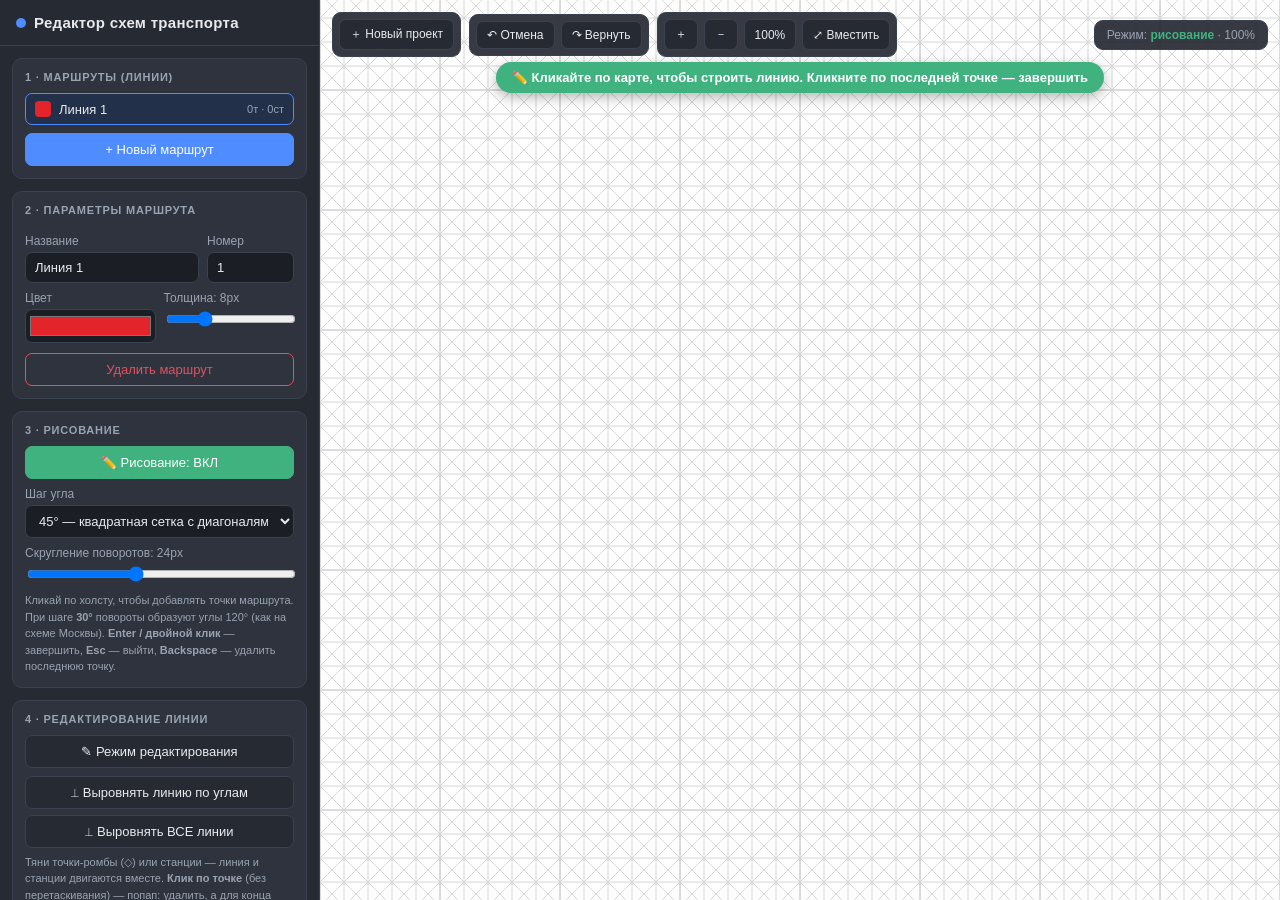
<file: publish/index.html>
<!DOCTYPE html>
<html lang="ru">
<head>
<meta charset="UTF-8">
<meta name="viewport" content="width=device-width, initial-scale=1.0">
<title>Редактор схем транспорта</title>
<style>
  :root{
    --bg:#1e2128; --panel:#262a33; --panel2:#2e333d; --line:#3a4150;
    --txt:#e8eaed; --muted:#9aa3b2; --accent:#4f8cff; --accent2:#3a6fd8;
    --danger:#e05260; --ok:#3fb27f; --grid:#eef1f5; --canvasbg:#ffffff;
  }
  *{box-sizing:border-box}
  html,body{margin:0;height:100%;font-family:-apple-system,Segoe UI,Roboto,Arial,sans-serif;
    background:var(--bg);color:var(--txt);overflow:hidden}
  #app{display:flex;height:100vh;width:100vw}

  /* Sidebar */
  #sidebar{width:320px;min-width:320px;background:var(--panel);border-right:1px solid var(--line);
    display:flex;flex-direction:column;height:100%}
  #sidebar h1{font-size:15px;margin:0;padding:14px 16px;border-bottom:1px solid var(--line);
    letter-spacing:.3px;display:flex;align-items:center;gap:8px}
  #sidebar h1 .dot{width:10px;height:10px;border-radius:50%;background:var(--accent)}
  .scroll{overflow-y:auto;flex:1;padding:12px}
  .section{background:var(--panel2);border:1px solid var(--line);border-radius:10px;
    padding:12px;margin-bottom:12px}
  .section h2{font-size:11px;text-transform:uppercase;letter-spacing:.8px;color:var(--muted);
    margin:0 0 10px}
  label{display:block;font-size:12px;color:var(--muted);margin:8px 0 4px}
  input[type=text],input[type=number],select{width:100%;background:#1b1e25;border:1px solid var(--line);
    color:var(--txt);padding:7px 9px;border-radius:7px;font-size:13px;outline:none}
  input:focus,select:focus{border-color:var(--accent)}
  input[type=color]{width:100%;height:34px;background:#1b1e25;border:1px solid var(--line);
    border-radius:7px;padding:2px;cursor:pointer}
  input[type=range]{width:100%}
  .row{display:flex;gap:8px}
  .row>*{flex:1}
  button{font-family:inherit;font-size:13px;border:none;border-radius:7px;padding:8px 10px;
    cursor:pointer;background:var(--panel);color:var(--txt);border:1px solid var(--line);
    transition:.12s;width:100%}
  button:hover{background:#333a46}
  button.primary{background:var(--accent);border-color:var(--accent);color:#fff}
  button.primary:hover{background:var(--accent2)}
  button.danger{background:transparent;border-color:var(--danger);color:var(--danger)}
  button.danger:hover{background:var(--danger);color:#fff}
  button.active{background:var(--ok);border-color:var(--ok);color:#fff}
  .btn-row{display:flex;gap:8px;margin-top:8px}

  /* Route list */
  #routeList{display:flex;flex-direction:column;gap:6px;margin-bottom:8px;max-height:170px;overflow:auto}
  .route-item{display:flex;align-items:center;gap:8px;padding:7px 9px;border-radius:7px;
    background:#1b1e25;border:1px solid var(--line);cursor:pointer;font-size:13px}
  .route-item.sel{border-color:var(--accent);background:#23304a}
  .route-item .swatch{width:16px;height:16px;border-radius:4px;flex-shrink:0}
  .route-item .nm{flex:1;overflow:hidden;text-overflow:ellipsis;white-space:nowrap}
  .route-item .cnt{font-size:11px;color:var(--muted)}

  /* direction grid */
  .dirgrid{display:grid;grid-template-columns:repeat(3,1fr);gap:4px;margin-top:4px}
  .dirgrid button{padding:0;height:30px;font-size:14px;line-height:1}
  .dirgrid button.sel{background:var(--accent);border-color:var(--accent);color:#fff}

  .seg{display:flex;gap:4px;margin-top:4px}
  .seg button{flex:1;font-size:11px;padding:7px 4px}
  .seg button.sel{background:var(--accent);border-color:var(--accent);color:#fff}

  .hint{font-size:11px;color:var(--muted);line-height:1.5;margin-top:6px}
  .badge{display:inline-block;font-size:10px;background:#1b1e25;border:1px solid var(--line);
    border-radius:5px;padding:1px 6px;color:var(--muted)}

  /* Canvas area */
  #canvasWrap{flex:1;position:relative;background:var(--bg);overflow:hidden}
  #svg{position:absolute;top:0;left:0;width:100%;height:100%;cursor:crosshair;background:transparent}
  #topbar{position:absolute;top:12px;left:12px;right:12px;display:flex;gap:8px;align-items:center;
    z-index:5;pointer-events:none}
  #topbar .grp{display:flex;gap:6px;background:rgba(38,42,51,.92);border:1px solid var(--line);
    border-radius:9px;padding:6px;pointer-events:auto;backdrop-filter:blur(6px)}
  #topbar button{width:auto;padding:6px 10px;font-size:12px}
  #status{margin-left:auto;background:rgba(38,42,51,.92);border:1px solid var(--line);
    border-radius:9px;padding:7px 12px;font-size:12px;color:var(--muted);pointer-events:auto}
  #modeTag{color:var(--ok);font-weight:600}
  #banner{position:absolute;top:62px;left:50%;transform:translateX(-50%);z-index:5;
    background:var(--ok);color:#fff;padding:8px 16px;border-radius:20px;font-size:13px;
    font-weight:600;box-shadow:0 4px 14px rgba(0,0,0,.3);display:none;white-space:nowrap}
  #banner.show{display:block}
  #banner.draw{background:var(--ok)}
  #banner.station{background:var(--accent)}
  #banner.edit{background:#b06fd8}
  #finishPopup{position:absolute;z-index:8;display:none;gap:6px;background:rgba(20,22,28,.98);
    border:1px solid var(--line);border-radius:10px;padding:6px;box-shadow:0 6px 20px rgba(0,0,0,.45);
    transform:translate(-50%,-130%)}
  #finishPopup.show{display:flex}
  #finishPopup button{width:auto;padding:7px 14px;font-size:12px}
  #editPopup{position:absolute;z-index:8;display:none;gap:6px;background:rgba(20,22,28,.98);
    border:1px solid var(--line);border-radius:10px;padding:6px;box-shadow:0 6px 20px rgba(0,0,0,.45);
    transform:translate(-50%,-130%)}
  #editPopup.show{display:flex}
  #editPopup button{width:auto;padding:7px 12px;font-size:12px}

  /* log panel */
  #logPanel{position:absolute;bottom:12px;left:12px;width:420px;max-width:46vw;background:rgba(20,22,28,.96);
    border:1px solid var(--line);border-radius:10px;z-index:6;display:none;flex-direction:column}
  #logPanel.open{display:flex}
  #logPanel header{display:flex;align-items:center;gap:8px;padding:8px 10px;border-bottom:1px solid var(--line)}
  #logPanel header b{font-size:12px;flex:1}
  #logPanel header button{width:auto;padding:4px 8px;font-size:11px}
  #logBody{max-height:200px;overflow:auto;padding:8px 10px;font-family:ui-monospace,Menlo,monospace;
    font-size:11px;line-height:1.5;color:#b9c2d0}
  .logline{white-space:pre-wrap;word-break:break-word}
  .logline.err{color:var(--danger)}
  .logline.warn{color:#e0b34f}

  /* modal */
  #overlay{position:absolute;inset:0;background:rgba(0,0,0,.5);z-index:20;display:none;
    align-items:center;justify-content:center}
  #overlay.open{display:flex}
  .modal{background:var(--panel);border:1px solid var(--line);border-radius:12px;width:520px;
    max-width:90vw;max-height:80vh;display:flex;flex-direction:column}
  .modal h3{margin:0;padding:14px 16px;border-bottom:1px solid var(--line);font-size:14px}
  .modal .body{padding:16px;overflow:auto}
  .modal textarea{width:100%;height:200px;background:#1b1e25;border:1px solid var(--line);color:var(--txt);
    border-radius:8px;padding:10px;font-family:ui-monospace,monospace;font-size:11px;resize:vertical}
  .modal .foot{padding:12px 16px;border-top:1px solid var(--line);display:flex;gap:8px;justify-content:flex-end}
  .modal .foot button{width:auto;padding:8px 16px}
  .toast{position:absolute;bottom:20px;left:50%;transform:translateX(-50%);background:var(--ok);
    color:#fff;padding:10px 18px;border-radius:8px;z-index:30;font-size:13px;opacity:0;
    transition:.25s;pointer-events:none}
  .toast.show{opacity:1}
  .toast.err{background:var(--danger)}
  #projOverlay,#newOverlay{position:absolute;inset:0;background:rgba(0,0,0,.5);z-index:21;display:none;
    align-items:center;justify-content:center}
  #projOverlay.open,#newOverlay.open{display:flex}
  #projList{display:flex;flex-direction:column;gap:8px}
  .projitem{display:flex;align-items:center;gap:10px;padding:10px 12px;border-radius:8px;
    background:#1b1e25;border:1px solid var(--line)}
  .projitem .pinfo{flex:1;min-width:0}
  .projitem .pname{font-size:13px;font-weight:600;overflow:hidden;text-overflow:ellipsis;white-space:nowrap}
  .projitem .pmeta{font-size:11px;color:var(--muted);margin-top:2px}
  .projitem button{width:auto;padding:6px 12px;font-size:12px}
  .projempty{font-size:12px;color:var(--muted);text-align:center;padding:16px}
  ::-webkit-scrollbar{width:9px;height:9px}
  ::-webkit-scrollbar-thumb{background:#3a4150;border-radius:5px}
</style>
</head>
<body>
<div id="app">
  <!-- SIDEBAR -->
  <aside id="sidebar">
    <h1><span class="dot"></span>Редактор схем транспорта</h1>
    <div class="scroll">

      <!-- 1. Routes -->
      <div class="section">
        <h2>1 · Маршруты (линии)</h2>
        <div id="routeList"></div>
        <button class="primary" id="btnAddRoute">+ Новый маршрут</button>
      </div>

      <!-- 2. Route options -->
      <div class="section" id="routeOpts">
        <h2>2 · Параметры маршрута</h2>
        <div class="row">
          <div style="flex:2">
            <label>Название</label>
            <input type="text" id="routeName" placeholder="Линия 1">
          </div>
          <div style="flex:1">
            <label>Номер</label>
            <input type="text" id="routeNum" maxlength="3" placeholder="1">
          </div>
        </div>
        <div class="row">
          <div>
            <label>Цвет</label>
            <input type="color" id="routeColor" value="#e3242b">
          </div>
          <div>
            <label>Толщина: <span id="widthVal">8</span>px</label>
            <input type="range" id="routeWidth" min="2" max="24" value="8">
          </div>
        </div>
        <button class="danger" id="btnDelRoute" style="margin-top:10px">Удалить маршрут</button>
      </div>

      <!-- 3. Draw -->
      <div class="section">
        <h2>3 · Рисование</h2>
        <button id="btnDraw">✏️ Режим рисования</button>
        <label>Шаг угла</label>
        <select id="angleStep">
          <option value="45">45° — квадратная сетка с диагоналями</option>
          <option value="30">60° — треугольная сетка (углы 120°, без вертикали)</option>
          <option value="90">90° — только горизонтали/вертикали</option>
          <option value="0">Свободно (без сетки)</option>
        </select>
        <label>Скругление поворотов: <span id="cornerVal">24</span>px</label>
        <input type="range" id="cornerRadius" min="0" max="60" value="24">
        <div class="hint">Кликай по холсту, чтобы добавлять точки маршрута.
          При шаге <b>30°</b> повороты образуют углы 120° (как на схеме Москвы).
          <b>Enter / двойной клик</b> — завершить, <b>Esc</b> — выйти,
          <b>Backspace</b> — удалить последнюю точку.</div>
      </div>

      <!-- 4. Edit -->
      <div class="section">
        <h2>4 · Редактирование линии</h2>
        <button id="btnEdit">✎ Режим редактирования</button>
        <button id="btnAlign" style="margin-top:8px">⟂ Выровнять линию по углам</button>
        <button id="btnAlignAll" style="margin-top:6px">⟂ Выровнять ВСЕ линии</button>
        <div class="hint">Тяни точки-ромбы (◇) или станции — линия и станции двигаются вместе.
          <b>Клик по точке</b> (без перетаскивания) — попап: удалить, а для конца линии — «Продлить».
          <b>Клик по линии</b> — добавить точку. <b>Клик по другой линии</b> — выбрать её.
          Перетаскивание пересадки (◆) изгибает все её линии.<br>
          После перетаскивания нажми <b>«Выровнять линию по углам»</b> — линия перестроится по выбранному шагу угла и сетке.</div>
      </div>

      <!-- 5. Stations -->
      <div class="section">
        <h2>5 · Станции</h2>
        <button id="btnStation">🚉 Режим станций</button>
        <label>Тип станции</label>
        <div class="seg" id="stationType">
          <button data-t="dot" class="sel">Точка</button>
          <button data-t="interchange">Пересадка</button>
          <button data-t="mega">Мега</button>
        </div>
        <div class="seg" id="stationType2" style="margin-top:4px">
          <button data-t="tick">Тире</button>
          <button data-t="limited">Огранич.</button>
          <button data-t="terminus">Конечная</button>
        </div>
        <label>Подпись станции</label>
        <input type="text" id="stationLabel" placeholder="Название станции">
        <label>Направление подписи</label>
        <div class="dirgrid" id="dirGrid">
          <button data-d="nw">↖</button><button data-d="n">↑</button><button data-d="ne">↗</button>
          <button data-d="w">←</button><button data-d="c">•</button><button data-d="e" class="sel">→</button>
          <button data-d="sw">↙</button><button data-d="s">↓</button><button data-d="se">↘</button>
        </div>
        <div class="row" style="margin-top:8px">
          <div>
            <label>Шрифт, px</label>
            <input type="number" id="fontSize" value="14" min="8" max="48">
          </div>
          <div>
            <label>Жирн.</label>
            <select id="fontWeight"><option value="600">Да</option><option value="400">Нет</option></select>
          </div>
        </div>
        <div class="hint">Кликни <b>по линии</b> — станция привяжется к ней (по пустому месту — холст двигается).
          <b>Пересадка</b> ставится на пересечение и привязывается ко всем линиям сразу.
          Клик по станции — удалить.</div>
      </div>

      <!-- 6. Save / Load -->
      <div class="section">
        <h2>6 · Сохранение и экспорт</h2>
        <div class="btn-row">
          <button id="btnSaveJson">💾 Код карты</button>
          <button id="btnLoadJson">📂 Загрузить</button>
        </div>
        <div class="btn-row">
          <button id="btnExportSvg">⬇ SVG</button>
          <button id="btnExportPng">⬇ PNG</button>
        </div>
        <div class="btn-row">
          <button id="btnSample">🗺 Пример</button>
          <button id="btnClear" class="danger">Очистить</button>
        </div>
        <div class="btn-row">
          <button id="btnShare">🔗 Поделиться ссылкой</button>
        </div>
        <div class="btn-row">
          <button id="btnReport">🐞 Сообщить о проблеме</button>
        </div>
      </div>

      <!-- 7. Projects -->
      <div class="section">
        <h2>7 · Проекты</h2>
        <label>Название проекта</label>
        <input type="text" id="projName" placeholder="Моя схема">
        <div class="btn-row">
          <button id="btnSaveProject" class="primary">💾 Сохранить проект</button>
          <button id="btnOpenProjects">📂 Мои проекты</button>
        </div>
        <div class="btn-row">
          <button id="btnDownloadFile">⬇ Файл .json</button>
          <button id="btnOpenFile">⬆ Открыть .json</button>
        </div>
        <div class="hint">Изменения <b>автосохраняются</b> в браузере — при перезагрузке схема восстановится сама.
          «Сохранить проект» делает именованную копию (список — в «Мои проекты»).
          «Файл .json» — сохранить/открыть как файл на диске.</div>
        <input type="file" id="fileInput" accept=".json,application/json" style="display:none">
      </div>

      <!-- view -->
      <div class="section">
        <h2>Вид</h2>
        <label>Фон холста</label>
        <select id="bgChoice">
          <option value="#ffffff">Белый</option>
          <option value="#f4f6f8">Светло-серый</option>
          <option value="#fbf3e0">Кремовый</option>
          <option value="#11151c">Тёмный</option>
        </select>
        <div class="btn-row">
          <button id="btnGrid">Сетка: вкл</button>
          <button id="btnBundle">Пучки: вкл</button>
        </div>
        <div class="btn-row">
          <button id="btnLog">Логи</button>
        </div>
        <div class="hint">Колесо мыши — зум. Зажми <b>Пробел</b> или среднюю кнопку и тяни — пан.
          <b>Пучки</b>: линии вдоль одной грани сетки разводятся параллельно (видно в режиме «выбор»).</div>
      </div>

    </div>
  </aside>

  <!-- CANVAS -->
  <main id="canvasWrap">
    <svg id="svg" xmlns="http://www.w3.org/2000/svg"></svg>
    <div id="banner"></div>
    <div id="finishPopup">
      <button id="fpFinish" class="primary">✓ Завершить</button>
      <button id="fpContinue">Продолжить</button>
    </div>
    <div id="editPopup">
      <button id="epExtend" class="primary">↗ Продлить</button>
      <button id="epDelete" class="danger">✕ Удалить</button>
      <button id="epCancel">Отмена</button>
    </div>
    <div id="topbar">
      <div class="grp">
        <button id="tbNewProject" title="Начать новый проект">＋ Новый проект</button>
      </div>
      <div class="grp">
        <button id="tbUndo" title="Отменить (Ctrl+Z)">↶ Отмена</button>
        <button id="tbRedo" title="Вернуть (Ctrl+Y)">↷ Вернуть</button>
      </div>
      <div class="grp">
        <button id="tbZoomIn">＋</button>
        <button id="tbZoomOut">－</button>
        <button id="tbZoomReset">100%</button>
        <button id="tbFit">⤢ Вместить</button>
      </div>
      <div id="status">Режим: <span id="modeTag">выбор</span> · <span id="zoomTag">100%</span></div>
    </div>

    <!-- log panel -->
    <div id="logPanel">
      <header>
        <b>Журнал событий</b>
        <button id="logDownload">Скачать .log</button>
        <button id="logClear">Очистить</button>
        <button id="logClose">✕</button>
      </header>
      <div id="logBody"></div>
    </div>

    <div id="overlay">
      <div class="modal">
        <h3 id="modalTitle">Код карты</h3>
        <div class="body">
          <p class="hint" id="modalHint">Скопируй этот код в текстовый файл, чтобы продолжить позже.</p>
          <textarea id="modalText" spellcheck="false"></textarea>
        </div>
        <div class="foot">
          <button id="modalCancel" style="background:transparent">Закрыть</button>
          <button id="modalCopy">Копировать</button>
          <button id="modalAction" class="primary">OK</button>
        </div>
      </div>
    </div>

    <div id="newOverlay">
      <div class="modal" style="width:440px">
        <h3>Новый проект</h3>
        <div class="body">
          <p class="hint" style="margin-bottom:10px">Текущая схема будет очищена. Сохранить её перед этим?</p>
          <label>Название текущего проекта</label>
          <input type="text" id="newSaveName" placeholder="Моя схема">
        </div>
        <div class="foot">
          <button id="newCancel" style="background:transparent">Отмена</button>
          <button id="newDiscard" class="danger">Без сохранения</button>
          <button id="newSave" class="primary">💾 Сохранить и создать</button>
        </div>
      </div>
    </div>

    <div id="projOverlay">
      <div class="modal">
        <h3>Мои проекты</h3>
        <div class="body">
          <div id="projList"></div>
        </div>
        <div class="foot">
          <button id="projClose" style="background:transparent">Закрыть</button>
        </div>
      </div>
    </div>

    <div class="toast" id="toast"></div>
  </main>
</div>

<script>
"use strict";
/* ============================================================
   РЕДАКТОР ТРАНСПОРТНЫХ СХЕМ  —  одиночный HTML файл (SVG)
   ============================================================ */

/* ---------- ЛОГГЕР (требование: возможность читать логи) ---------- */
const Log = {
  buf: [],
  el: null,
  add(level, ...args){
    const ts = new Date().toISOString().split('T')[1].replace('Z','');
    const msg = args.map(a=> typeof a==='object'? JSON.stringify(a): String(a)).join(' ');
    const line = `[${ts}] ${level.toUpperCase()} ${msg}`;
    this.buf.push(line);
    if(this.buf.length>2000) this.buf.shift();
    if(this.el){
      const d=document.createElement('div');
      d.className='logline'+(level==='error'?' err':level==='warn'?' warn':'');
      d.textContent=line;
      this.el.appendChild(d);
      this.el.scrollTop=this.el.scrollHeight;
    }
  },
  info(...a){this.add('info',...a)},
  warn(...a){this.add('warn',...a)},
  error(...a){this.add('error',...a)},
  download(){
    const blob=new Blob([this.buf.join('\n')],{type:'text/plain'});
    const u=URL.createObjectURL(blob); const a=document.createElement('a');
    a.href=u; a.download='metro-editor-'+Date.now()+'.log'; a.click();
    setTimeout(()=>URL.revokeObjectURL(u),1000);
  },
  clear(){this.buf=[]; if(this.el) this.el.innerHTML='';}
};
window.addEventListener('error', e=> Log.error('JS error:', e.message, 'at', e.filename+':'+e.lineno));
window.addEventListener('unhandledrejection', e=> Log.error('Promise reject:', e.reason));

/* ---------- СОСТОЯНИЕ ---------- */
const GRID = 24;                     // шаг сетки в "мировых" единицах
const SVGNS = 'http://www.w3.org/2000/svg';
const svg = document.getElementById('svg');

let state = {
  routes: [],          // {id,name,num,color,width,points:[{x,y}],stations:[{x,y,type,label,dir,fontSize,fontWeight}]}
  nodes: [],           // узлы пересадок: {id,x,y,type:'interchange'|'mega',label,dir,fontSize,fontWeight,links:[{routeId,idx}]}
  selectedRoute: null, // id
  nextId: 1
};
let view = { x: 0, y: 0, scale: 1 };   // pan offset (screen px) + scale
let mode = 'select';                    // select | draw | station | edit
let drawing = null;                     // route id currently being drawn
let history = [], future = [];
let showGrid = true;
let cornerRadius = 24;          // радиус скругления поворотов линии
let bundling = true;            // разводить параллельные линии в «пучки»
let canvasBg = '#ffffff';       // фон холста
let gridColor1 = '#eef1f5', gridColor2 = '#dde3ea';
let labelColor = '#1a1a1a';     // цвет подписей (адаптируется к фону)
let editTarget = null;          // {routeId,idx} для попапа удаления точки
let dirtySinceSave = false;     // есть несохранённые (в именованный проект/файл) изменения
let autosaveTimer = null;       // дебаунс автосохранения в localStorage
const LS_AUTOSAVE = 'metro:autosave';
const LS_PROJECTS = 'metro:projects';

/* station option state */
let stOpts = { type:'dot', dir:'e', fontSize:14, fontWeight:'600' };

/* ---------- УТИЛИТЫ ---------- */
const uid = ()=> state.nextId++;
function snap(v){ return Math.round(v/GRID)*GRID; }
function getRoute(id){ return state.routes.find(r=>r.id===id); }
function selRoute(){ return getRoute(state.selectedRoute); }

function screenToWorld(sx, sy){
  return { x:(sx-view.x)/view.scale, y:(sy-view.y)/view.scale };
}
function worldToScreen(wx, wy){
  return { x: wx*view.scale+view.x, y: wy*view.scale+view.y };
}

/* применить фон холста: подбираем цвета сетки и подписей под светлоту фона */
function isDarkColor(hex){
  const c=hex.replace('#',''); const r=parseInt(c.substr(0,2),16),g=parseInt(c.substr(2,2),16),b=parseInt(c.substr(4,2),16);
  return (0.299*r+0.587*g+0.114*b) < 128;
}
/* осветлить/затемнить цвет: amt в [-1..1], отрицательное = темнее */
function shade(hex, amt){
  const c=hex.replace('#',''); const r=parseInt(c.substr(0,2),16),g=parseInt(c.substr(2,2),16),b=parseInt(c.substr(4,2),16);
  const f=v=> Math.max(0,Math.min(255, Math.round(amt<0 ? v*(1+amt) : v+(255-v)*amt)));
  const h=v=>('0'+f(v).toString(16)).slice(-2);
  return '#'+h(r)+h(g)+h(b);
}
function setBg(color){
  canvasBg=color;
  const dark=isDarkColor(color);
  document.getElementById('canvasWrap').style.background=color;
  if(dark){ gridColor1=shade(color,0.18); gridColor2=shade(color,0.32); labelColor='#f0f2f5'; }
  else    { gridColor1=shade(color,-0.16); gridColor2=shade(color,-0.28); labelColor='#1a1a1a'; }
  render();
}

/* шаг привязки угла в градусах: 0 = свободно, 90/45 = квадрат, 30 = треугольник */
let angleStepDeg = 45;
const TRI_H = Math.sqrt(3)/2;   // высота равностороннего треугольника со стороной 1
/* направления ЛИНИЙ треугольной сетки — только 0/60/120/180/240/300°
   (заданы в координатах базиса i,j; мир: (i*G + j*G/2, j*G*√3/2)).
   Вертикали (90°) нет — её нет среди линий сетки. */
const TRI_DIRS = [[1,0],[0,1],[-1,1],[-1,0],[0,-1],[1,-1]];

/* тип решётки по выбранному шагу угла */
function gridType(){ return angleStepDeg===30 ? 'tri' : (angleStepDeg===0 ? 'free' : 'square'); }

/* ближайший узел ТРЕУГОЛЬНОЙ (изометрической) решётки.
   Базис: e1=(G,0), e2=(G/2, G·√3/2). Соседние узлы дают направления 0/60/120°,
   дальние — 30/90/150° → как раз нужные углы для схем метро. */
function latticeTri(x, y){
  const rowH = GRID*TRI_H;
  let best={x:0,y:0}, bd=Infinity;
  const jc = y/rowH;
  for(const j of [Math.floor(jc), Math.ceil(jc)]){
    const ic = (x - j*GRID/2)/GRID;
    for(const i of [Math.floor(ic), Math.ceil(ic)]){
      const px = i*GRID + j*GRID/2, py = j*rowH;
      const d = (px-x)*(px-x)+(py-y)*(py-y);
      if(d<bd){ bd=d; best={x:Math.round(px), y:Math.round(py)}; }
    }
  }
  return best;
}
/* ориентации линий сетки (неориентированные направления) для текущего режима */
function gridOrientations(){
  const t=gridType();
  if(t==='free') return null;
  if(t==='tri') return [[1,0],[0.5,TRI_H],[-0.5,TRI_H]];
  if(angleStepDeg===90) return [[1,0],[0,1]];
  return [[1,0],[0,1],[1,1],[1,-1]];     // 45°
}
/* пересечение прямой (A, dir da) и прямой (B, dir db) */
function lineIntersect(A, da, B, db){
  const cross = da[0]*db[1]-da[1]*db[0];
  if(Math.abs(cross)<1e-9) return null;        // параллельны
  const ex=B[0]-A[0], ey=B[1]-A[1];
  const s=(ex*db[1]-ey*db[0])/cross;
  return [A[0]+s*da[0], A[1]+s*da[1]];
}
/* «жёсткая» позиция средней вершины: ближайшее к курсору пересечение линий сетки,
   проходящих через соседей A и B, чтобы ОБА сегмента легли на грани сетки */
function rigidVertex(A, B, cx, cy){
  const ors=gridOrientations();
  if(!ors) return snapPoint(cx,cy);
  let best=null, bd=Infinity;
  for(const da of ors) for(const db of ors){
    if(da===db) continue;
    const p=lineIntersect([A.x,A.y],da,[B.x,B.y],db);
    if(!p) continue;
    const d=(p[0]-cx)*(p[0]-cx)+(p[1]-cy)*(p[1]-cy);
    if(d<bd){ bd=d; best=p; }
  }
  // прямой проход (оба сегмента вдоль одной грани, если A и B на ней лежат)
  for(const o of ors){
    if(Math.abs((B.x-A.x)*o[1]-(B.y-A.y)*o[0])>1e-6) continue;
    const t=((cx-A.x)*o[0]+(cy-A.y)*o[1])/(o[0]*o[0]+o[1]*o[1]);
    const p=[A.x+t*o[0], A.y+t*o[1]];
    const d=(p[0]-cx)*(p[0]-cx)+(p[1]-cy)*(p[1]-cy);
    if(d<bd){ bd=d; best=p; }
  }
  if(!best) return snapPoint(cx,cy);
  return snapPoint(best[0], best[1]);          // на узел сетки (точно)
}

/* привязка одиночной точки к узлу текущей решётки */
function snapPoint(x, y){
  const t=gridType();
  if(t==='tri') return latticeTri(x,y);
  if(t==='free') return { x:Math.round(x), y:Math.round(y) };
  return { x:snap(x), y:snap(y) };
}

/* ограничение угла относительно предыдущей точки + привязка к решётке */
function constrainAngle(prev, x, y){
  const dx = x-prev.x, dy = y-prev.y;
  if(dx===0 && dy===0) return {x,y};
  const len = Math.hypot(dx,dy);
  const t = gridType();

  if(t==='free') return { x:Math.round(x), y:Math.round(y) };

  if(t==='tri'){
    // только направления линий сетки (кратные 60°): 0/60/120/180/240/300
    let m=Math.round(Math.atan2(dy,dx)/(Math.PI/3)); m=((m%6)+6)%6;
    const [i,j]=TRI_DIRS[m];
    const vx=i*GRID + j*GRID/2, vy=j*GRID*TRI_H;
    const vlen2=vx*vx+vy*vy;
    let n=Math.round((dx*vx+dy*vy)/vlen2);
    if(n<1) n=1;
    return { x:Math.round(prev.x+n*vx), y:Math.round(prev.y+n*vy) };
  }
  // квадрат: угол к 45/90, длина по оси, концы на узлы квадратной сетки
  const step = angleStepDeg*Math.PI/180;
  const ang = Math.round(Math.atan2(dy,dx)/step)*step;
  return { x:snap(prev.x + Math.cos(ang)*len), y:snap(prev.y + Math.sin(ang)*len) };
}

/* ---------- ИСТОРИЯ ---------- */
function snapshot(){ return JSON.stringify(state); }
function pushHistory(){
  history.push(snapshot());
  if(history.length>100) history.shift();
  future = [];
  dirtySinceSave = true;
  updateUndoButtons();
}
function restore(json){
  state = JSON.parse(json);
  render(); renderRouteList(); syncRouteOpts();
}
function undo(){
  if(!history.length){ return; }
  future.push(snapshot());
  restore(history.pop());
  Log.info('undo'); updateUndoButtons();
}
function redo(){
  if(!future.length){ return; }
  history.push(snapshot());
  restore(future.pop());
  Log.info('redo'); updateUndoButtons();
}
function updateUndoButtons(){
  document.getElementById('tbUndo').disabled = !history.length;
  document.getElementById('tbRedo').disabled = !future.length;
}

/* ---------- РЕНДЕР ---------- */
function render(){
  // clear
  while(svg.firstChild) svg.removeChild(svg.firstChild);

  const W = svg.clientWidth, H = svg.clientHeight;

  // defs (drop shadow optional)
  const g = el('g', { transform:`translate(${view.x},${view.y}) scale(${view.scale})` });

  // grid (квадратная или треугольная — по выбранному шагу угла)
  if(showGrid){
    const gridG = el('g',{});
    const a = screenToWorld(0,0), b = screenToWorld(W,H);
    const wr = {x0:a.x, y0:a.y, x1:b.x, y1:b.y};
    const sw = 1/view.scale;
    if(gridType()==='tri'){
      const spacing = GRID*TRI_H;
      drawGridFamily(gridG, 0,   spacing, wr, gridColor1, sw);
      drawGridFamily(gridG, 60,  spacing, wr, gridColor1, sw);
      drawGridFamily(gridG, 120, spacing, wr, gridColor1, sw);
    } else {
      const startX = Math.floor(wr.x0/GRID)*GRID, endX = Math.ceil(wr.x1/GRID)*GRID;
      const startY = Math.floor(wr.y0/GRID)*GRID, endY = Math.ceil(wr.y1/GRID)*GRID;
      for(let x=startX;x<=endX;x+=GRID)
        gridG.appendChild(el('line',{x1:x,y1:startY,x2:x,y2:endY,
          stroke:(x%(GRID*5)===0)?gridColor2:gridColor1,'stroke-width':sw}));
      for(let y=startY;y<=endY;y+=GRID)
        gridG.appendChild(el('line',{x1:startX,y1:y,x2:endX,y2:y,
          stroke:(y%(GRID*5)===0)?gridColor2:gridColor1,'stroke-width':sw}));
      // для режима 45° показываем диагонали (это тоже линии сетки)
      if(angleStepDeg===45){
        const ds=GRID/Math.SQRT2;
        drawGridFamily(gridG, 45,  ds, wr, gridColor1, sw);
        drawGridFamily(gridG, 135, ds, wr, gridColor1, sw);
      }
    }
    g.appendChild(gridG);
  }

  // bundling: смещения по сегментам + развёрнутые точки (с разрезкой по общим граням)
  const {vecs:bvecs, exp:bexp} = buildBundles(false);

  // routes (lines) — концентрическое смещение для пучков
  for(const r of state.routes){
    const pts=bexp.get(r.id);
    if(pts.length>=2){
      const d = linePathFor(pts, bvecs.get(r.id), cornerRadius);
      g.appendChild(el('path',{d, fill:'none', stroke:r.color, 'stroke-width':r.width,
        'stroke-linejoin':'round','stroke-linecap':'round'}));
    }
  }

  // preview line while drawing
  if(drawing!=null && previewPt){
    const r = getRoute(drawing);
    if(r && r.points.length){
      const last = r.points[r.points.length-1];
      g.appendChild(el('line',{x1:last.x,y1:last.y,x2:previewPt.x,y2:previewPt.y,
        stroke:r.color,'stroke-width':r.width,'stroke-dasharray':`${6/view.scale} ${6/view.scale}`,
        'stroke-linecap':'round',opacity:.6}));
      g.appendChild(el('circle',{cx:previewPt.x,cy:previewPt.y,r:r.width/2,fill:r.color,opacity:.5}));
    }
  }

  // line stations (dot/tick/limited/terminus) — со смещением пучка
  const tgroups=terminusGroups();
  for(const r of state.routes){
    const vecs=bvecs.get(r.id), pts=bexp.get(r.id);
    for(const st of (r.stations||[])){
      if(st.type==='terminus'){
        const grp=tgroups.get(Math.round(st.x)+','+Math.round(st.y));
        if(grp && grp.length>1) continue;        // общая конечная — рисуем единым маркером ниже
      }
      const v=stationOffsetVec(pts, vecs, st);
      const sst=(v.x||v.y) ? {...st, x:st.x+v.x, y:st.y+v.y} : st;
      drawStation(g, r, sst);
    }
  }
  for(const [,mem] of tgroups) if(mem.length>1) drawCombinedTerminus(g, mem);

  // interchange/mega nodes (поверх линий)
  for(const n of state.nodes) drawNode(g, n);

  // handles (поверх всего)
  if(mode==='edit'){
    const r=selRoute();
    if(r){
      for(const p of r.points) g.appendChild(diamond(p.x,p.y,7,'#4f8cff'));
    }
    for(const n of state.nodes) g.appendChild(diamond(n.x,n.y,8,'#f9a01b'));
  } else if(mode==='draw' && drawing!=null){
    const r=getRoute(drawing);
    if(r) for(const p of r.points)
      g.appendChild(el('circle',{cx:p.x,cy:p.y,r:5/view.scale+1,
        fill:'#fff',stroke:r.color,'stroke-width':2/view.scale}));
  }

  svg.appendChild(g);

  // если открыт попап завершения — держим его у последней точки
  if(drawing!=null && document.getElementById('finishPopup').classList.contains('show')){
    showFinishPopup();
  }
  // попап удаления точки — держим у вершины
  if(editTarget && document.getElementById('editPopup').classList.contains('show')){
    const r=getRoute(editTarget.routeId);
    if(r && r.points[editTarget.idx]){
      const s=worldToScreen(r.points[editTarget.idx].x, r.points[editTarget.idx].y);
      const ep=document.getElementById('editPopup'); ep.style.left=s.x+'px'; ep.style.top=s.y+'px';
    }
  }
  scheduleAutosave();   // фоновое сохранение текущего состояния
}

/* семейство параллельных линий под углом angleDeg с шагом spacing,
   проходящих через узел (0,0), в пределах видимого мира wr */
function drawGridFamily(gridG, angleDeg, spacing, wr, color, sw){
  const th=angleDeg*Math.PI/180;
  const dx=Math.cos(th), dy=Math.sin(th);     // направление линии
  const nx=-dy, ny=dx;                         // нормаль
  const corners=[[wr.x0,wr.y0],[wr.x1,wr.y0],[wr.x0,wr.y1],[wr.x1,wr.y1]];
  let omin=Infinity, omax=-Infinity;
  for(const c of corners){ const o=c[0]*nx+c[1]*ny; omin=Math.min(omin,o); omax=Math.max(omax,o); }
  const kmin=Math.floor(omin/spacing), kmax=Math.ceil(omax/spacing);
  const L=Math.hypot(wr.x1-wr.x0, wr.y1-wr.y0)+spacing*2;
  for(let k=kmin;k<=kmax;k++){
    const off=k*spacing, bx=off*nx, by=off*ny;
    gridG.appendChild(el('line',{x1:bx-dx*L, y1:by-dy*L, x2:bx+dx*L, y2:by+dy*L,
      stroke:color, 'stroke-width':sw}));
  }
}

/* ромб-маркер для режима редактирования (визуально не похож на станцию) */
function diamond(x,y,sizePx,color){
  const hs=sizePx/view.scale;
  return el('rect',{x:x-hs,y:y-hs,width:hs*2,height:hs*2,fill:'#fff',
    stroke:color,'stroke-width':2.5/view.scale,transform:`rotate(45 ${x} ${y})`});
}

/* нарисовать станцию + подпись. labelCol — переопределение цвета подписи (для экспорта) */
function drawStation(g, r, st, labelCol){
  const w = r.width;
  const sg = el('g',{});
  const type = st.type;
  if(type==='dot'){
    sg.appendChild(el('circle',{cx:st.x,cy:st.y,r:w*0.55,fill:'#fff',stroke:r.color,'stroke-width':w*0.35}));
  } else if(type==='interchange'){
    sg.appendChild(el('circle',{cx:st.x,cy:st.y,r:w*0.85,fill:'#fff',stroke:'#222','stroke-width':w*0.3}));
  } else if(type==='mega'){
    sg.appendChild(el('circle',{cx:st.x,cy:st.y,r:w*1.15,fill:'#fff',stroke:'#222','stroke-width':w*0.32}));
    sg.appendChild(el('circle',{cx:st.x,cy:st.y,r:w*0.45,fill:'#222'}));
  } else if(type==='tick'){
    // короткая чёрточка ПЕРПЕНДИКУЛЯРНО линии в точке станции
    const ang = lineAngleAt(r.points, st.x, st.y);   // угол касательной линии, °
    sg.appendChild(el('rect',{x:st.x-w*0.18,y:st.y-w*0.9,width:w*0.36,height:w*1.8,
      fill:'#fff',stroke:r.color,'stroke-width':w*0.18,rx:w*0.1,
      transform:`rotate(${ang} ${st.x} ${st.y})`}));
  } else if(type==='limited'){
    sg.appendChild(el('circle',{cx:st.x,cy:st.y,r:w*0.55,fill:r.color,stroke:'#fff','stroke-width':w*0.3}));
  } else if(type==='terminus'){
    // бейдж в ЦВЕТЕ ЛИНИИ с НОМЕРОМ линии (1–3 цифры)
    const num = (r.num!=null && r.num!=='') ? String(r.num) : '';
    const h = w*1.8;
    const bw = Math.max(h, w*0.78*Math.max(1,num.length) + w*0.7);
    sg.appendChild(el('rect',{x:st.x-bw/2,y:st.y-h/2,width:bw,height:h,
      fill:r.color,stroke:'#fff','stroke-width':w*0.26,rx:h*0.34}));
    if(num){
      const t=el('text',{x:st.x,y:st.y,'text-anchor':'middle','dominant-baseline':'central',
        'font-size':w*1.1,'font-weight':'700',fill:'#fff',
        'font-family':'-apple-system,Segoe UI,Arial,sans-serif'});
      t.textContent=num; sg.appendChild(t);
    }
  }
  drawLabel(sg, st, w, labelCol);
  g.appendChild(sg);
}

/* подпись станции/узла */
function drawLabel(sg, st, w, labelCol){
  if(!st.label) return;
  const off = w*1.4 + 4;
  let tx=st.x, ty=st.y, anchor='middle', baseline='middle';
  const d=st.dir;
  if(d.includes('e')){tx+=off;anchor='start';}
  if(d.includes('w')){tx-=off;anchor='end';}
  if(d.includes('n')){ty-=off;baseline='auto';}
  if(d.includes('s')){ty+=off;baseline='hanging';}
  if(d==='c'){anchor='middle';baseline='middle';}
  const t = el('text',{x:tx,y:ty,'text-anchor':anchor,'dominant-baseline':baseline,
    'font-size':st.fontSize||14,'font-weight':st.fontWeight||'600',
    'font-family':'-apple-system,Segoe UI,Arial,sans-serif',fill:labelCol||labelColor});
  t.textContent = st.label;
  sg.appendChild(t);
}

/* группы конечных станций в одной точке: ключ "x,y" → [{r,st}] */
function terminusGroups(){
  const groups=new Map();
  for(const r of state.routes) for(const st of (r.stations||[])){
    if(st.type!=='terminus') continue;
    const k=Math.round(st.x)+','+Math.round(st.y);
    if(!groups.has(k)) groups.set(k,[]);
    groups.get(k).push({r,st});
  }
  return groups;
}
/* единый маркер общей конечной: цветные плашки с номерами линий рядом (без наложения) */
function drawCombinedTerminus(g, members, labelCol){
  const x=members[0].st.x, y=members[0].st.y;
  const w=Math.max(...members.map(m=>m.r.width));
  // упорядочим плашки как полосы пучка идут (по dir), просто стабильно по номеру
  members=members.slice().sort((a,b)=> String(a.r.num).localeCompare(String(b.r.num),undefined,{numeric:true}));
  const ch=w*1.7, gap=w*0.28, n=members.length;
  const totalW=ch*n + gap*(n-1);
  const sg=el('g',{});
  for(let i=0;i<n;i++){
    const m=members[i];
    const bx=x - totalW/2 + i*(ch+gap);
    sg.appendChild(el('rect',{x:bx, y:y-ch/2, width:ch, height:ch, fill:m.r.color,
      stroke:'#fff','stroke-width':w*0.24, rx:ch*0.3}));
    const num=(m.r.num!=null && m.r.num!=='')?String(m.r.num):'';
    if(num){
      const t=el('text',{x:bx+ch/2, y:y, 'text-anchor':'middle','dominant-baseline':'central',
        'font-size':w*1.0,'font-weight':'700',fill:'#fff','font-family':'-apple-system,Segoe UI,Arial,sans-serif'});
      t.textContent=num; sg.appendChild(t);
    }
  }
  g.appendChild(sg);
}

/* радиус маркера узла-пересадки (по самой толстой из его линий) */
function nodeRadius(n){
  let w=9;
  for(const l of n.links){ const r=getRoute(l.routeId); if(r) w=Math.max(w,r.width); }
  return n.type==='mega'? w*1.25 : w*0.95;
}
/* нарисовать узел-пересадку (общий для нескольких линий) */
function drawNode(g, n, labelCol){
  let w=9; for(const l of n.links){ const r=getRoute(l.routeId); if(r) w=Math.max(w,r.width); }
  const sg=el('g',{});
  if(n.type==='mega'){
    sg.appendChild(el('circle',{cx:n.x,cy:n.y,r:w*1.25,fill:'#fff',stroke:'#222','stroke-width':w*0.32}));
    sg.appendChild(el('circle',{cx:n.x,cy:n.y,r:w*0.5,fill:'#222'}));
  } else {
    sg.appendChild(el('circle',{cx:n.x,cy:n.y,r:w*0.95,fill:'#fff',stroke:'#222','stroke-width':w*0.32}));
  }
  drawLabel(sg, n, w, labelCol);
  g.appendChild(sg);
}

function el(tag, attrs){
  const e = document.createElementNS(SVGNS, tag);
  for(const k in attrs) e.setAttribute(k, attrs[k]);
  return e;
}

/* путь со скруглёнными углами: на каждом изломе вместо острого угла —
   дуга радиусом r. Благодаря этому поворот происходит ВНЕ узла:
   линия идёт прямо до точки скругления, затем плавно поворачивает. */
function roundedPathData(pts, r){
  if(pts.length<2) return '';
  if(pts.length===2 || r<=0)
    return pts.map((p,i)=>(i?'L':'M')+p.x+' '+p.y).join(' ');
  let d = `M${pts[0].x} ${pts[0].y}`;
  for(let i=1;i<pts.length-1;i++){
    const p0=pts[i-1], p1=pts[i], p2=pts[i+1];
    const v1={x:p0.x-p1.x, y:p0.y-p1.y}, v2={x:p2.x-p1.x, y:p2.y-p1.y};
    const l1=Math.hypot(v1.x,v1.y)||1, l2=Math.hypot(v2.x,v2.y)||1;
    const rr=Math.min(r, l1/2, l2/2);
    const a={x:p1.x+v1.x/l1*rr, y:p1.y+v1.y/l1*rr};
    const b={x:p1.x+v2.x/l2*rr, y:p1.y+v2.y/l2*rr};
    d += ` L${a.x.toFixed(2)} ${a.y.toFixed(2)} Q${p1.x} ${p1.y} ${b.x.toFixed(2)} ${b.y.toFixed(2)}`;
  }
  const last=pts[pts.length-1];
  d += ` L${last.x} ${last.y}`;
  return d;
}

/* ---------- БАНДЛИНГ: разводка параллельных линий ---------- */
/* канонический ключ грани сетки (неориентированный) */
function segKeyOf(A,B){
  if(A.x<B.x || (A.x===B.x && A.y<=B.y)) return A.x+','+A.y+','+B.x+','+B.y;
  return B.x+','+B.y+','+A.x+','+A.y;
}
function routeIndex(id){ return state.routes.findIndex(r=>r.id===id); }

/* ключ грани (бесконечной прямой) для проверки коллинеарности */
function lineKeyOf(A,B){
  let dx=B.x-A.x, dy=B.y-A.y; const L=Math.hypot(dx,dy)||1; dx/=L; dy/=L;
  if(dx<-1e-9 || (Math.abs(dx)<1e-9 && dy<0)){ dx=-dx; dy=-dy; }
  const perp=Math.round(A.x*(-dy)+A.y*dx);
  return Math.round(Math.atan2(dy,dx)*1000)+'|'+perp;
}
/* развернуть маршруты: РЕЗАТЬ сегменты по чужим точкам на той же грани,
   чтобы частичные перекрытия стали общими сегментами (для корректной разводки) */
function expandRoutesForBundle(){
  const linePts=new Map();
  for(const r of state.routes) for(let i=0;i<r.points.length-1;i++){
    const A=r.points[i],B=r.points[i+1]; if(A.x===B.x&&A.y===B.y) continue;
    const k=lineKeyOf(A,B); (linePts.get(k)||linePts.set(k,[]).get(k)).push(A,B);
  }
  const exp=new Map();
  for(const r of state.routes){
    const out=[];
    for(let i=0;i<r.points.length;i++){
      const A=r.points[i]; out.push({x:A.x,y:A.y});
      if(i>=r.points.length-1) continue;
      const B=r.points[i+1]; if(A.x===B.x&&A.y===B.y) continue;
      const L=Math.hypot(B.x-A.x,B.y-A.y), ux=(B.x-A.x)/L, uy=(B.y-A.y)/L;
      const pts=linePts.get(lineKeyOf(A,B))||[];
      const inner=[];
      for(const p of pts){
        const t=(p.x-A.x)*ux+(p.y-A.y)*uy, px=A.x+ux*t, py=A.y+uy*t;
        if(t>0.5 && t<L-0.5 && Math.hypot(px-p.x,py-p.y)<0.5) inner.push({t,x:Math.round(px),y:Math.round(py)});
      }
      inner.sort((a,b)=>a.t-b.t);
      let last=-1;
      for(const ip of inner) if(ip.t-last>0.5){ out.push({x:ip.x,y:ip.y}); last=ip.t; }
    }
    exp.set(r.id,out);
  }
  return exp;
}

/* {vecs, exp}: vecs — смещения по сегментам РАЗВЁРНУТЫХ точек, exp — сами развёрнутые точки.
   Общие грани (включая частичные перекрытия) группируются в КОРИДОРЫ и согласованно разводятся.
   force=true — считать всегда (экспорт); иначе в draw/edit смещения нет (скелет). */
function buildBundles(force){
  const active = bundling && !(!force && (mode==='draw' || mode==='edit'));
  const exp = active ? expandRoutesForBundle()
                     : (()=>{ const m=new Map(); for(const r of state.routes) m.set(r.id, r.points.map(p=>({x:p.x,y:p.y}))); return m; })();
  const res=new Map();
  for(const r of state.routes){
    const pts=exp.get(r.id);
    res.set(r.id, new Array(Math.max(0,pts.length-1)).fill(0).map(()=>({x:0,y:0})));
  }
  if(!active) return {vecs:res, exp};

  // 1) собрать грани из РАЗВЁРНУТЫХ точек
  const segs=new Map();
  for(const r of state.routes){
    const pts=exp.get(r.id);
    for(let i=0;i<pts.length-1;i++){
      const A=pts[i], B=pts[i+1];
      if(A.x===B.x && A.y===B.y) continue;
      const key=segKeyOf(A,B);
      if(!segs.has(key)){ const p=key.split(',').map(Number); segs.set(key,{key,members:[],routes:new Set(),p0:{x:p[0],y:p[1]},p1:{x:p[2],y:p[3]}}); }
      const e=segs.get(key); e.members.push({routeId:r.id, seg:i}); e.routes.add(r.id);
    }
  }
  const bundled=[...segs.values()].filter(s=>s.routes.size>=2);
  if(!bundled.length) return {vecs:res, exp};
  for(const s of bundled){ s.rk=[...s.routes].sort((a,b)=>a-b).join('-'); }

  const ptKey=p=>p.x+','+p.y;
  const compByNode=new Map();
  for(const s of bundled) for(const pt of [s.p0,s.p1]){ const k=ptKey(pt); (compByNode.get(k)||compByNode.set(k,[]).get(k)).push(s); }

  // 2) коридоры — связные цепочки граней с ОДИНАКОВЫМ набором линий
  const visited=new Set(), corridors=[];
  for(const s of bundled){
    if(visited.has(s.key)) continue;
    const comp=[], stack=[s]; visited.add(s.key);
    while(stack.length){ const c=stack.pop(); comp.push(c);
      for(const pt of [c.p0,c.p1]) for(const nb of (compByNode.get(ptKey(pt))||[]))
        if(!visited.has(nb.key) && nb.rk===c.rk){ visited.add(nb.key); stack.push(nb); }
    }
    corridors.push(comp);
  }

  // 3) ориентируем коридор и раскладываем линии по полосам ПО СТОРОНЕ ЗАХОДА (без лишних пересечений)
  for(const comp of corridors){
    let spacing=8; for(const id of comp[0].routes){ const r=getRoute(id); if(r) spacing=Math.max(spacing,r.width); }

    // линейный обход коридора от конца (узел степени 1)
    const deg=new Map();
    for(const c of comp) for(const pt of [c.p0,c.p1]){ const k=ptKey(pt); deg.set(k,(deg.get(k)||0)+1); }
    let startK=null; for(const [k,v] of deg){ if(v===1){ startK=k; break; } }
    const localByNode=new Map();
    for(const c of comp) for(const pt of [c.p0,c.p1]){ const k=ptKey(pt); (localByNode.get(k)||localByNode.set(k,[]).get(k)).push(c); }

    const oriented=[]; const used=new Set(); let curK=startK || ptKey(comp[0].p0); let guard=0;
    while(used.size<comp.length && guard++<comp.length+5){
      let cand=(localByNode.get(curK)||[]).filter(c=>!used.has(c.key));
      let c, from, to;
      if(cand.length){ c=cand[0]; from=(ptKey(c.p0)===curK)?c.p0:c.p1; to=(from===c.p0)?c.p1:c.p0; }
      else { c=comp.find(x=>!used.has(x.key)); if(!c) break; from=c.p0; to=c.p1; }
      used.add(c.key); oriented.push({c,from,to}); curK=ptKey(to);
    }
    if(!oriented.length) continue;

    // порядок полос: по стороне расхождения линий. Считаем на ОБОИХ концах коридора
    // и берём тот, где линии расходятся сильнее (там, где общая конечная — сигнала нет).
    function outsideKey(node, neib, perp, routeId){
      const pts=exp.get(routeId); if(!pts) return 0;
      let si=-1; for(let i=0;i<pts.length;i++){ if(pts[i].x===node.x && pts[i].y===node.y){ si=i; break; } }
      if(si<0) return 0;
      let outside=null;
      for(const c of [pts[si-1], pts[si+1]]){
        if(c && !(c.x===neib.x && c.y===neib.y)){ outside=c; break; }
      }
      if(!outside) return 0;
      let ox=outside.x-node.x, oy=outside.y-node.y; const ol=Math.hypot(ox,oy)||1;
      return (ox/ol)*perp.x + (oy/ol)*perp.y;
    }
    const last=oriented[oriented.length-1];
    const fA={x:oriented[0].to.x-oriented[0].from.x, y:oriented[0].to.y-oriented[0].from.y};
    const fB={x:last.to.x-last.from.x, y:last.to.y-last.from.y};
    const lA=Math.hypot(fA.x,fA.y)||1, lB=Math.hypot(fB.x,fB.y)||1;
    const perpA={x:-fA.y/lA, y:fA.x/lA}, perpB={x:-fB.y/lB, y:fB.x/lB};
    const ids=[...comp[0].routes];
    const keysA=ids.map(id=>outsideKey(oriented[0].from, oriented[0].to, perpA, id));
    const keysB=ids.map(id=>outsideKey(last.to, last.from, perpB, id));
    const spread=a=>(Math.max(...a)-Math.min(...a));
    const keys = spread(keysB)>spread(keysA) ? keysB : keysA;
    const order=ids.map((id,i)=>({id,k:keys[i]})).sort((a,b)=>(a.k-b.k)||(routeIndex(a.id)-routeIndex(b.id)));
    const routesArr=order.map(o=>o.id);
    const N=routesArr.length;

    for(const o of oriented){
      let dx=o.to.x-o.from.x, dy=o.to.y-o.from.y; const L=Math.hypot(dx,dy)||1; dx/=L; dy/=L;
      const nx=-dy, ny=dx;
      for(let k=0;k<N;k++){
        const id=routesArr[k]; const lateral=(k-(N-1)/2)*spacing;
        const m=o.c.members.find(mm=>mm.routeId===id);
        if(m) res.get(id)[m.seg]={ x:nx*lateral, y:ny*lateral };
      }
    }
  }
  return {vecs:res, exp};
}
/* пересечение прямых (точка+направление) */
function intersectPtDir(p,d,q,e){
  const cross=d.x*e.y-d.y*e.x;
  if(Math.abs(cross)<1e-9) return null;
  const t=((q.x-p.x)*e.y-(q.y-p.y)*e.x)/cross;
  return { x:p.x+t*d.x, y:p.y+t*d.y };
}
/* сместить ломаную: vecs[i] — вектор смещения сегмента i. Углы — митрой (на пересечении). */
function offsetPolyline(points, vecs){
  const n=points.length;
  if(n<2 || !vecs) return points.map(p=>({x:p.x,y:p.y}));
  const out=[];
  for(let i=0;i<n;i++){
    if(i===0){ const v=vecs[0]||{x:0,y:0}; out.push({x:points[0].x+v.x, y:points[0].y+v.y}); continue; }
    if(i===n-1){ const v=vecs[n-2]||{x:0,y:0}; out.push({x:points[i].x+v.x, y:points[i].y+v.y}); continue; }
    const vP=vecs[i-1]||{x:0,y:0}, vN=vecs[i]||{x:0,y:0};
    const aPt={x:points[i].x+vP.x, y:points[i].y+vP.y}, aDir={x:points[i].x-points[i-1].x, y:points[i].y-points[i-1].y};
    const bPt={x:points[i].x+vN.x, y:points[i].y+vN.y}, bDir={x:points[i+1].x-points[i].x, y:points[i+1].y-points[i].y};
    const inter=intersectPtDir(aPt,aDir,bPt,bDir);
    if(inter){
      // ограничиваем «шип» митры на острых углах — иначе внешняя линия раздувается.
      const md=Math.hypot(inter.x-points[i].x, inter.y-points[i].y);
      const lim=1.5*Math.max(Math.hypot(vP.x,vP.y), Math.hypot(vN.x,vN.y))+0.5;
      if(md>lim){ out.push(aPt); out.push(bPt); }   // фаска вместо длинной митры
      else out.push(inter);
    }
    else {
      // прямая стыковка: держим параллель на стороне с бОльшим смещением (бандл), рампа уходит на соло
      const v=(Math.hypot(vP.x,vP.y)>=Math.hypot(vN.x,vN.y))?vP:vN;
      out.push({x:points[i].x+v.x, y:points[i].y+v.y});
    }
  }
  return out;
}
/* вектор смещения для станции по её положению (pts — развёрнутые точки маршрута) */
function stationOffsetVec(pts, vecs, st){
  if(!vecs || !pts || pts.length<2) return {x:0,y:0};
  const seg=nearestOnPolyline(pts, st.x, st.y).seg;
  return vecs[seg] || {x:0,y:0};
}
/* знаковое боковое смещение каждого сегмента (в системе самого маршрута) из мировых векторов */
function latsFromVecs(points, vecs){
  const lats=[];
  for(let i=0;i<points.length-1;i++){
    const v=(vecs&&vecs[i])||{x:0,y:0};
    const dx=points[i+1].x-points[i].x, dy=points[i+1].y-points[i].y, L=Math.hypot(dx,dy)||1;
    lats.push(v.x*(-dy/L) + v.y*(dx/L));   // проекция на левую нормаль сегмента
  }
  return lats;
}
/* путь линии со скруглением ОСЕВОЙ и последующим перпендикулярным смещением (концентрические дуги).
   lats[i] — боковое смещение сегмента i. Зазор между линиями ровный, острые углы не «стреляют». */
function roundedOffsetPath(points, lats, R){
  const n=points.length;
  if(n<2) return '';
  const out=[];
  const push=(px,py,tx,ty,off)=>{ const L=Math.hypot(tx,ty)||1; out.push({x:px + (-ty/L)*off, y:py + (tx/L)*off}); };
  // первая точка
  push(points[0].x, points[0].y, points[1].x-points[0].x, points[1].y-points[0].y, lats[0]||0);
  for(let i=1;i<n-1;i++){
    const p0=points[i-1], p1=points[i], p2=points[i+1];
    const v1={x:p0.x-p1.x,y:p0.y-p1.y}, v2={x:p2.x-p1.x,y:p2.y-p1.y};
    const l1=Math.hypot(v1.x,v1.y)||1, l2=Math.hypot(v2.x,v2.y)||1;
    const u1={x:v1.x/l1,y:v1.y/l1}, u2={x:v2.x/l2,y:v2.y/l2};
    const sIn=lats[i-1]||0, sOut=lats[i]||0;
    const cross=u1.x*u2.y-u1.y*u2.x;                  // знак поворота
    let dot=u1.x*u2.x+u1.y*u2.y; dot=Math.max(-1,Math.min(1,dot));
    const alpha=Math.acos(dot);                       // внутренний угол между лучами
    // почти прямая (нет поворота) — просто точка
    if(Math.abs(cross)<1e-6 || alpha>Math.PI-1e-3){ push(p1.x,p1.y, v2.x,v2.y, sOut); continue; }
    const half=alpha/2;
    const td=Math.min(R, l1*0.5, l2*0.5);             // длина касательного отрезка
    const rr=td*Math.tan(half);                       // радиус КРУГОВОЙ дуги (постоянная кривизна!)
    const a={x:p1.x+u1.x*td, y:p1.y+u1.y*td};
    const b={x:p1.x+u2.x*td, y:p1.y+u2.y*td};
    // центр дуги по биссектрисе со стороны вогнутости
    let bx=u1.x+u2.x, by=u1.y+u2.y; const bl=Math.hypot(bx,by)||1; bx/=bl; by/=bl;
    const O={x:p1.x+bx*(td/Math.cos(half)), y:p1.y+by*(td/Math.cos(half))};
    let a0=Math.atan2(a.y-O.y, a.x-O.x), a1=Math.atan2(b.y-O.y, b.x-O.x);
    let dA=a1-a0; while(dA>Math.PI) dA-=2*Math.PI; while(dA<-Math.PI) dA+=2*Math.PI;
    const dir=cross>0?-1:1;                            // касательная = радиус, повёрнутый; знак по направлению обхода
    const K=10;
    for(let k=0;k<=K;k++){
      const t=k/K, ang=a0+dA*t;
      const rx=Math.cos(ang), ry=Math.sin(ang);        // единичный радиус-вектор от центра
      const x=O.x+rx*rr, y=O.y+ry*rr;
      const tx=-ry*dir, ty=rx*dir;                     // касательная (направление движения)
      push(x,y, tx,ty, sIn+(sOut-sIn)*t);              // концентрическое смещение: радиус rr±off, без самопересечений
    }
  }
  // последняя точка
  push(points[n-1].x, points[n-1].y, points[n-1].x-points[n-2].x, points[n-1].y-points[n-2].y, lats[n-2]||0);
  // убрать петли самопересечения (внутренняя сторона острых поворотов) → чистый внутренний угол
  const clean=softenSharp(removeLoops(out), Math.max(6, R*0.5));
  let d='M'+clean[0].x.toFixed(2)+' '+clean[0].y.toFixed(2);
  for(let i=1;i<clean.length;i++) d+=' L'+clean[i].x.toFixed(2)+' '+clean[i].y.toFixed(2);
  return d;
}
/* пересечение отрезков AB и CD строго внутри (или null) */
function segHit(a,b,c,d){
  const rx=b.x-a.x, ry=b.y-a.y, sx=d.x-c.x, sy=d.y-c.y;
  const rxs=rx*sy-ry*sx; if(Math.abs(rxs)<1e-9) return null;
  const t=((c.x-a.x)*sy-(c.y-a.y)*sx)/rxs;
  const u=((c.x-a.x)*ry-(c.y-a.y)*rx)/rxs;
  if(t>1e-4 && t<1-1e-4 && u>1e-4 && u<1-1e-4) return {x:a.x+t*rx, y:a.y+t*ry};
  return null;
}
/* убрать петли самопересечения ломаной: при пересечении срезаем участок до точки пересечения */
function removeLoops(pts){
  let out=pts.slice(), guard=0;
  for(;;){
    let found=false;
    for(let i=0;i<out.length-1 && !found;i++){
      for(let j=i+2;j<out.length-1;j++){
        if(i===0 && j===out.length-2) continue;     // концы соседние — пропустить
        const X=segHit(out[i],out[i+1],out[j],out[j+1]);
        if(X){ out=out.slice(0,i+1).concat([X], out.slice(j+1)); found=true; break; }
      }
    }
    if(!found || guard++>300) break;
  }
  return out;
}
/* точка на ломаной на расстоянии d от индекса i в сторону dir (±1); вернёт {x,y, idx:последний пройденный индекс} */
function walkAlong(pts, i, d, dir){
  let x=pts[i].x, y=pts[i].y, idx=i, rem=d;
  for(;;){
    const j=idx+dir;
    if(j<0||j>=pts.length) return {x, y, idx};
    const sx=pts[j].x-x, sy=pts[j].y-y, l=Math.hypot(sx,sy);
    if(l>=rem){ const t=rem/(l||1); return {x:x+sx*t, y:y+sy*t, idx}; }
    rem-=l; x=pts[j].x; y=pts[j].y; idx=j;
  }
}
/* скруглить только РЕЗКИЕ вершины ломаной (шип после среза петли), не трогая плавные дуги */
function softenSharp(pts, fr){
  if(pts.length<3) return pts;
  // найти резкие вершины
  const sharp=[];
  for(let i=1;i<pts.length-1;i++){
    const p0=pts[i-1], p1=pts[i], p2=pts[i+1];
    const v1={x:p0.x-p1.x,y:p0.y-p1.y}, v2={x:p2.x-p1.x,y:p2.y-p1.y};
    const l1=Math.hypot(v1.x,v1.y)||1, l2=Math.hypot(v2.x,v2.y)||1;
    const dot=(-v1.x/l1)*(v2.x/l2)+(-v1.y/l1)*(v2.y/l2);
    const dev=Math.acos(Math.max(-1,Math.min(1,dot)));   // 0=прямая, π=разворот
    if(dev>=0.6) sharp.push(i);                            // ~34°+ — это шип, а не точка дуги
  }
  if(!sharp.length) return pts;
  const isSharp=new Set(sharp);
  const out=[pts[0]];
  for(let i=1;i<pts.length-1;i++){
    if(!isSharp.has(i)){ out.push(pts[i]); continue; }
    const p1=pts[i];
    const a=walkAlong(pts,i,fr,-1), b=walkAlong(pts,i,fr,+1);
    const K=8;
    out.push({x:a.x,y:a.y});
    for(let k=1;k<K;k++){ const t=k/K, mt=1-t;
      out.push({x:mt*mt*a.x+2*mt*t*p1.x+t*t*b.x, y:mt*mt*a.y+2*mt*t*p1.y+t*t*b.y}); }
    out.push({x:b.x,y:b.y});
  }
  out.push(pts[pts.length-1]);
  return out;
}
function linePathFor(points, vecs, R){
  if(points.length<2) return '';
  const lats=latsFromVecs(points, vecs);
  return lats.some(s=>Math.abs(s)>0.01) ? roundedOffsetPath(points, lats, R) : roundedPathData(points, R);
}

/* ---------- UI: список маршрутов ---------- */
function renderRouteList(){
  const box = document.getElementById('routeList');
  box.innerHTML='';
  if(!state.routes.length){
    box.innerHTML='<div class="hint">Нет маршрутов. Создай новый, чтобы начать.</div>';
    return;
  }
  for(const r of state.routes){
    const d=document.createElement('div');
    d.className='route-item'+(r.id===state.selectedRoute?' sel':'');
    d.innerHTML=`<span class="swatch" style="background:${r.color}"></span>
      <span class="nm">${escapeHtml(r.name)}</span>
      <span class="cnt">${r.points.length}т · ${(r.stations||[]).length}ст</span>`;
    d.onclick=()=>{ state.selectedRoute=r.id; syncRouteOpts(); renderRouteList(); render(); };
    box.appendChild(d);
  }
}
function escapeHtml(s){return (s||'').replace(/[&<>"]/g,c=>({'&':'&amp;','<':'&lt;','>':'&gt;','"':'&quot;'}[c]));}

function syncRouteOpts(){
  const r=selRoute();
  const box=document.getElementById('routeOpts');
  if(!r){ box.style.opacity=.4; box.style.pointerEvents='none'; return; }
  box.style.opacity=1; box.style.pointerEvents='auto';
  document.getElementById('routeName').value=r.name;
  document.getElementById('routeNum').value=r.num!=null?r.num:'';
  document.getElementById('routeColor').value=r.color;
  document.getElementById('routeWidth').value=r.width;
  document.getElementById('widthVal').textContent=r.width;
}

/* ---------- РЕЖИМЫ ---------- */
function setMode(m){
  mode=m;
  document.getElementById('modeTag').textContent =
    m==='draw'?'рисование':m==='station'?'станции':m==='edit'?'редактирование':'выбор';
  document.getElementById('btnDraw').classList.toggle('active', m==='draw');
  document.getElementById('btnDraw').textContent = m==='draw'?'✏️ Рисование: ВКЛ':'✏️ Режим рисования';
  document.getElementById('btnStation').classList.toggle('active', m==='station');
  document.getElementById('btnStation').textContent = m==='station'?'🚉 Станции: ВКЛ':'🚉 Режим станций';
  document.getElementById('btnEdit').classList.toggle('active', m==='edit');
  document.getElementById('btnEdit').textContent = m==='edit'?'✎ Редактирование: ВКЛ':'✎ Режим редактирования';
  svg.style.cursor = m==='select'?'grab':'crosshair';
  // canvas banner
  const banner=document.getElementById('banner');
  if(m==='draw'){
    banner.className='show draw';
    banner.textContent='✏️ Кликайте по карте, чтобы строить линию. Кликните по последней точке — завершить';
  } else if(m==='station'){
    banner.className='show station';
    banner.textContent='🚉 Кликайте у линии, чтобы поставить станцию. Клик по станции — удалить';
  } else if(m==='edit'){
    banner.className='show edit';
    banner.textContent='✎ Тяните точки. Клик по линии — добавить точку, двойной клик по точке — удалить';
  } else {
    banner.className='';
  }
  hideFinishPopup(); hideEditPopup();
  if(m!=='draw'){ finishDrawing(); }
  Log.info('mode →', m);
  render();
}

/* ---------- РИСОВАНИЕ ---------- */
let previewPt=null;
function startDrawing(){
  const r = selRoute();
  if(!r){ toast('Сначала создай или выбери линию слева','err'); return; }
  // Рисуем по ВЫБРАННОЙ линии (продолжаем её). Новые линии — вручную кнопкой.
  if(r.points.length>0) toast('Продолжаем линию «'+r.name+'». Новую — кнопкой «+ Новый маршрут»');
  setMode('draw');
  drawing = state.selectedRoute;
  Log.info('start drawing route', drawing);
}
function createRoute(silent){
  pushHistory();
  const id=uid();
  const n=state.routes.length+1;
  const color=palette[(state.routes.length)%palette.length];
  state.routes.push({id,name:'Линия '+n,num:String(n),
    color,width:8,points:[],stations:[]});
  state.selectedRoute=id;
  Log.info('add route', id);
  renderRouteList(); syncRouteOpts(); render();
  return id;
}
function finishDrawing(){
  if(drawing!=null){ ensureTerminals(getRoute(drawing)); Log.info('finish drawing route', drawing); }
  drawing=null; previewPt=null;
}

/* угол (°) → одно из 8 направлений подписи */
function angleToDir(deg){
  let a=((deg%360)+360)%360;
  return ['e','se','s','sw','w','nw','n','ne'][Math.round(a/45)%8];
}
/* авто-конечные станции (бейдж с номером) на обоих концах линии.
   Помечаются terminal:'start'|'end', чтобы переноситься при продлении. */
function ensureTerminals(r){
  if(!r || r.points.length<2) return;
  r.stations=r.stations||[];
  const ends=[{idx:0,key:'start'},{idx:r.points.length-1,key:'end'}];
  for(const e of ends){
    const p=r.points[e.idx];
    if(state.nodes.some(n=>Math.hypot(n.x-p.x,n.y-p.y)<GRID*0.6)) continue; // на конце пересадка
    const other = e.idx===0 ? r.points[1] : r.points[r.points.length-2];
    const dir = angleToDir(Math.atan2(p.y-other.y, p.x-other.x)*180/Math.PI);
    const term = r.stations.find(s=>s.terminal===e.key);
    if(term){ term.x=p.x; term.y=p.y; term.dir=dir; }
    else r.stations.push({x:p.x,y:p.y,type:'terminus',label:'',dir,fontSize:14,fontWeight:'600',terminal:e.key});
  }
}

/* попап Завершить/Продолжить у последней точки */
function showFinishPopup(){
  const r=getRoute(drawing); if(!r||!r.points.length) return;
  const last=r.points[r.points.length-1];
  const s=worldToScreen(last.x,last.y);
  const wrap=document.getElementById('canvasWrap').getBoundingClientRect();
  const fp=document.getElementById('finishPopup');
  fp.style.left=s.x+'px';
  fp.style.top=s.y+'px';
  fp.classList.add('show');
}
function hideFinishPopup(){ document.getElementById('finishPopup').classList.remove('show'); }

/* ближайшая линия к точке (для выбора кликом в режиме редактирования) */
function hitTestRoute(wx, wy, maxDistScreen){
  let bestId=null, bestD=Infinity;
  for(const r of state.routes){
    if(r.points.length<1) continue;
    const n=nearestOnPolyline(r.points, wx, wy);
    const d=Math.hypot(n.x-wx, n.y-wy)*view.scale;       // в экранных px
    const tol=(maxDistScreen||10)+r.width*view.scale/2;
    if(d<tol && d<bestD){ bestD=d; bestId=r.id; }
  }
  return bestId;
}
/* индекс вершины выбранной линии рядом с точкой (экранный допуск) */
function vertexAt(r, wx, wy){
  for(let i=0;i<r.points.length;i++){
    const p=r.points[i];
    if(Math.hypot(p.x-wx,p.y-wy)*view.scale < 11){ return i; }
  }
  return -1;
}
function addPoint(wx, wy){
  const r=getRoute(drawing); if(!r) return;
  let pt;
  if(r.points.length){
    pt = constrainAngle(r.points[r.points.length-1], wx, wy);
  } else {
    pt = snapPoint(wx, wy);
  }
  pushHistory();
  r.points.push(pt);
  Log.info('add point', pt, 'route', r.id, 'total', r.points.length);
  render(); renderRouteList();
}

/* ---------- СТАНЦИИ ---------- */
function addStation(wx, wy){
  const r=selRoute();
  if(!r){ toast('Выбери маршрут','err'); return; }
  if(r.points.length<1){ toast('У маршрута нет точек','err'); return; }
  // привязка к ближайшей точке на ломаной + сдвиг от изгибов
  const near = stationOnStraight(r.points, wx, wy);
  pushHistory();
  const st={ x:near.x, y:near.y, type:stOpts.type,
    label:document.getElementById('stationLabel').value.trim(),
    dir:stOpts.dir, fontSize:+document.getElementById('fontSize').value,
    fontWeight:document.getElementById('fontWeight').value };
  r.stations=r.stations||[];
  r.stations.push(st);
  Log.info('add station', st, 'route', r.id);
  render(); renderRouteList();
}
function removeStationAt(wx, wy){
  const r=selRoute(); if(!r||!r.stations) return false;
  for(let i=r.stations.length-1;i>=0;i--){
    const s=r.stations[i];
    if(Math.hypot(s.x-wx,s.y-wy) < r.width*1.4 + 6){
      pushHistory();
      r.stations.splice(i,1);
      Log.info('remove station idx',i,'route',r.id);
      render(); renderRouteList();
      return true;
    }
  }
  return false;
}
/* угол (в градусах) касательной линии в ближайшей к (x,y) точке —
   нужен, чтобы станция-«тире» стояла перпендикулярно линии на любом наклоне */
function lineAngleAt(points, x, y){
  if(!points || points.length<2) return 0;
  let bestD=Infinity, ang=0;
  for(let i=0;i<points.length-1;i++){
    const a=points[i], b=points[i+1];
    const dx=b.x-a.x, dy=b.y-a.y, len2=dx*dx+dy*dy||1;
    let t=((x-a.x)*dx+(y-a.y)*dy)/len2; t=Math.max(0,Math.min(1,t));
    const px=a.x+dx*t, py=a.y+dy*t, d=Math.hypot(px-x,py-y);
    if(d<bestD){ bestD=d; ang=Math.atan2(dy,dx)*180/Math.PI; }
  }
  return ang;
}

function nearestOnPolyline(points, x, y){
  if(points.length===1) return {x:points[0].x,y:points[0].y,seg:0,t:0};
  let best={x:points[0].x,y:points[0].y,seg:0,t:0}, bestD=Infinity;
  for(let i=0;i<points.length-1;i++){
    const a=points[i], b=points[i+1];
    const dx=b.x-a.x, dy=b.y-a.y;
    const len2=dx*dx+dy*dy||1;
    let t=((x-a.x)*dx+(y-a.y)*dy)/len2;
    t=Math.max(0,Math.min(1,t));
    const px=a.x+dx*t, py=a.y+dy*t;
    const d=Math.hypot(px-x,py-y);
    if(d<bestD){bestD=d;best={x:px,y:py,seg:i,t};}
  }
  return best;
}

/* положение станции на ПРЯМОМ участке: если ближайшая точка попадает
   в зону скругления у внутреннего излома, сдвигаем её вдоль сегмента
   за пределы дуги, чтобы линия проходила сквозь кружок прямо,
   а поворот оставался после станции. */
function stationOnStraight(points, x, y){
  const n=nearestOnPolyline(points, x, y);
  if(points.length<3) return {x:n.x, y:n.y};
  const i=n.seg, a=points[i], b=points[i+1];
  const segLen=Math.hypot(b.x-a.x, b.y-a.y)||1;
  const ux=(b.x-a.x)/segLen, uy=(b.y-a.y)/segLen;     // направление сегмента
  let s = n.t*segLen;                                  // расстояние от a вдоль сегмента
  const clear = cornerRadius + 2;                      // запас, чтобы выйти за дугу
  // начало сегмента (a) — внутренний излом?
  if(i>0 && s < clear) s = Math.min(clear, segLen/2);
  // конец сегмента (b) — внутренний излом?
  if(i < points.length-2 && (segLen - s) < clear) s = Math.max(segLen - clear, segLen/2);
  return { x:Math.round(a.x+ux*s), y:Math.round(a.y+uy*s) };
}

/* ---------- ПРИЛИПАНИЕ СТАНЦИЙ (параметризация по сегментам) ---------- */
/* {seg,t} ближайшей точки на ломаной */
function segT(points, x, y){ const n=nearestOnPolyline(points,x,y); return {seg:n.seg, t:n.t}; }
/* координата по {seg,t} на текущей геометрии */
function posFromSegT(points, p){
  if(points.length<2) return {x:points[0]?points[0].x:0, y:points[0]?points[0].y:0};
  let seg=Math.max(0, Math.min(p.seg, points.length-2));
  const a=points[seg], b=points[seg+1];
  return { x:a.x+(b.x-a.x)*p.t, y:a.y+(b.y-a.y)*p.t };
}
/* запомнить положения станций маршрута как (seg,t) — до изменения геометрии */
function captureStationParams(r){
  if(!r||!r.stations) return [];
  return r.stations.map(s=> segT(r.points, s.x, s.y));
}
/* вернуть станции на их (seg,t) после изменения геометрии — «прилипание» */
function applyStationParams(r, params){
  if(!r||!r.stations||!params) return;
  for(let i=0;i<r.stations.length;i++){
    if(!params[i]) continue;
    const p=posFromSegT(r.points, params[i]);
    r.stations[i].x=Math.round(p.x); r.stations[i].y=Math.round(p.y);
  }
}
/* длина ломаной и точка на заданном расстоянии вдоль неё */
function polyLen(pts){ let d=0; for(let i=0;i<pts.length-1;i++) d+=Math.hypot(pts[i+1].x-pts[i].x,pts[i+1].y-pts[i].y); return d; }
function pointAtDist(pts, dist){
  if(pts.length<2) return {x:pts[0].x, y:pts[0].y};
  let d=dist;
  for(let i=0;i<pts.length-1;i++){
    const seg=Math.hypot(pts[i+1].x-pts[i].x, pts[i+1].y-pts[i].y);
    if(d<=seg || i===pts.length-2){ const t=seg?Math.max(0,Math.min(1,d/seg)):0;
      return {x:pts[i].x+(pts[i+1].x-pts[i].x)*t, y:pts[i].y+(pts[i+1].y-pts[i].y)*t}; }
    d-=seg;
  }
  const L=pts[pts.length-1]; return {x:L.x,y:L.y};
}
/* доля длины (0..1) для каждой станции — устойчиво к вставке изломов при выравнивании */
function captureStationFracs(r){
  const tot=polyLen(r.points)||1;
  return (r.stations||[]).map(s=>{
    const n=nearestOnPolyline(r.points, s.x, s.y);
    let d=0; for(let i=0;i<n.seg;i++) d+=Math.hypot(r.points[i+1].x-r.points[i].x, r.points[i+1].y-r.points[i].y);
    const a=r.points[n.seg], b=r.points[n.seg+1];
    if(a&&b) d+=n.t*Math.hypot(b.x-a.x,b.y-a.y);
    return d/tot;
  });
}
function applyStationFracs(r, fracs){
  if(!r.stations) return;
  const tot=polyLen(r.points);
  for(let i=0;i<r.stations.length;i++){
    if(fracs[i]==null) continue;
    const p=pointAtDist(r.points, fracs[i]*tot);
    r.stations[i].x=Math.round(p.x); r.stations[i].y=Math.round(p.y);
  }
}

/* заново привязать станции к линии (после удаления вершины) */
function reprojectStations(r){
  if(!r||!r.stations) return;
  for(const s of r.stations){
    const np = s.type==='tick' ? nearestOnPolyline(r.points,s.x,s.y) : stationOnStraight(r.points,s.x,s.y);
    s.x=Math.round(np.x); s.y=Math.round(np.y);
  }
}

/* пересечение двух отрезков (или null) */
function segIntersect(p1,p2,p3,p4){
  const d=(p2.x-p1.x)*(p4.y-p3.y)-(p2.y-p1.y)*(p4.x-p3.x);
  if(Math.abs(d)<1e-6) return null;
  const t=((p3.x-p1.x)*(p4.y-p3.y)-(p3.y-p1.y)*(p4.x-p3.x))/d;
  const u=((p3.x-p1.x)*(p2.y-p1.y)-(p3.y-p1.y)*(p2.x-p1.x))/d;
  if(t<-0.15||t>1.15||u<-0.15||u>1.15) return null;
  return { x:p1.x+t*(p2.x-p1.x), y:p1.y+t*(p2.y-p1.y) };
}

/* ---------- УЗЛЫ ПЕРЕСАДОК ---------- */
function nodeAt(wx,wy){
  for(let i=state.nodes.length-1;i>=0;i--){
    const n=state.nodes[i];
    if(Math.hypot(n.x-wx,n.y-wy) < nodeRadius(n)+6/view.scale) return n;
  }
  return null;
}
function stationAt(r, wx, wy){
  if(!r||!r.stations) return -1;
  for(let i=r.stations.length-1;i>=0;i--){
    const s=r.stations[i];
    if(s.terminal) continue;   // конечные следуют за концом линии, отдельно не тянутся
    if(Math.hypot(s.x-wx,s.y-wy) < r.width*1.2+4/view.scale) return i;
  }
  return -1;
}
/* индексы вершин узлов сдвигаются при вставке/удалении точек */
function reindexInsertNodes(routeId, k){
  for(const n of state.nodes) for(const l of n.links) if(l.routeId===routeId && l.idx>=k) l.idx++;
}
function reindexDeleteNodes(routeId, j){
  for(const n of state.nodes) for(const l of n.links) if(l.routeId===routeId && l.idx>j) l.idx--;
}
function vertexIsNode(routeId, idx){
  return state.nodes.find(n=> n.links.some(l=>l.routeId===routeId && l.idx===idx)) || null;
}
/* гарантировать вершину маршрута в точке pt; вернуть её индекс */
function ensureVertex(r, pt){
  for(let i=0;i<r.points.length;i++){
    if(Math.hypot(r.points[i].x-pt.x, r.points[i].y-pt.y) < GRID*0.8){
      r.points[i]={x:pt.x,y:pt.y}; return i;
    }
  }
  const n=nearestOnPolyline(r.points, pt.x, pt.y);
  const k=n.seg+1;
  r.points.splice(k,0,{x:pt.x,y:pt.y});
  reindexInsertNodes(r.id, k);
  return k;
}
/* поставить пересадку: на пересечение линий, привязать ко всем близким */
function addInterchange(wx, wy){
  const near=[];
  for(const r of state.routes){ if(r.points.length<2) continue;
    const n=nearestOnPolyline(r.points,wx,wy);
    const d=Math.hypot(n.x-wx,n.y-wy);
    if(d*view.scale < 32 + r.width*view.scale/2) near.push({r,n,d});
  }
  if(!near.length){ return false; }
  near.sort((a,b)=>a.d-b.d);
  let pt=null;
  if(near.length>=2){
    const A=near[0], B=near[1];
    const x=segIntersect(A.r.points[A.n.seg],A.r.points[A.n.seg+1],
                          B.r.points[B.n.seg],B.r.points[B.n.seg+1]);
    if(x) pt=snapPoint(x.x, x.y);
  }
  if(!pt) pt=snapPoint(near[0].n.x, near[0].n.y);
  pushHistory();
  const links=[];
  for(const r of state.routes){ if(r.points.length<2) continue;
    const n=nearestOnPolyline(r.points, pt.x, pt.y);
    if(Math.hypot(n.x-pt.x,n.y-pt.y) < GRID*1.3){
      links.push({routeId:r.id, idx:ensureVertex(r, pt)});
    }
  }
  if(!links.length) links.push({routeId:near[0].r.id, idx:ensureVertex(near[0].r, pt)});
  const node={ id:uid(), x:pt.x, y:pt.y, type:stOpts.type,
    label:document.getElementById('stationLabel').value.trim(),
    dir:stOpts.dir, fontSize:+document.getElementById('fontSize').value,
    fontWeight:document.getElementById('fontWeight').value, links };
  state.nodes.push(node);
  Log.info('add interchange node', node.id, 'links', links.length, 'at', pt);
  render(); renderRouteList();
  return true;
}
/* добавить обычную станцию на конкретный маршрут */
function addStationTo(routeId, wx, wy){
  const r=getRoute(routeId); if(!r||r.points.length<1) return;
  const near = stOpts.type==='tick' ? nearestOnPolyline(r.points,wx,wy) : stationOnStraight(r.points,wx,wy);
  pushHistory();
  r.stations=r.stations||[];
  r.stations.push({ x:Math.round(near.x), y:Math.round(near.y), type:stOpts.type,
    label:document.getElementById('stationLabel').value.trim(),
    dir:stOpts.dir, fontSize:+document.getElementById('fontSize').value,
    fontWeight:document.getElementById('fontWeight').value });
  Log.info('add station', stOpts.type, 'route', routeId);
  render(); renderRouteList();
}
/* удалить станцию или узел рядом с точкой */
function removeStationOrNodeAt(wx, wy){
  const nd=nodeAt(wx,wy);
  if(nd){ pushHistory(); state.nodes=state.nodes.filter(n=>n.id!==nd.id); Log.info('remove node',nd.id); render(); renderRouteList(); return true; }
  for(const r of state.routes){ if(!r.stations) continue;
    for(let i=r.stations.length-1;i>=0;i--){ const s=r.stations[i];
      if(Math.hypot(s.x-wx,s.y-wy) < r.width*1.4+6){
        pushHistory(); r.stations.splice(i,1); render(); renderRouteList(); return true;
      }
    }
  }
  return false;
}
function startPan(e){ isPanning=true; panStart={x:e.clientX,y:e.clientY,vx:view.x,vy:view.y}; svg.style.cursor='grabbing'; }

/* привести узлы в соответствие с вершинами маршрута после его изменения:
   узел встаёт на свою вершину этого маршрута, остальные линии узла подтягиваются */
function resyncNodesForRoute(r){
  for(const n of state.nodes){
    const lk=n.links.find(l=>l.routeId===r.id);
    if(!lk || !r.points[lk.idx]) continue;
    const p=r.points[lk.idx];
    n.x=p.x; n.y=p.y;
    for(const l of n.links){
      if(l.routeId===r.id) continue;
      const r2=getRoute(l.routeId);
      if(r2 && r2.points[l.idx]) r2.points[l.idx]={x:p.x, y:p.y};
    }
  }
}
/* направление P→Q совпадает с одной из линий сетки? */
function isGridDir(P, Q){
  const dx=Q.x-P.x, dy=Q.y-P.y;
  if(dx===0 && dy===0) return true;
  const ors=gridOrientations(); if(!ors) return true;
  for(const o of ors){ if(Math.abs(dx*o[1]-dy*o[0]) < 0.5) return true; }
  return false;
}
function samePt(a,b){ return Math.abs(a.x-b.x)<0.5 && Math.abs(a.y-b.y)<0.5; }

/* выровнять линию строго по линиям сетки.
   Узлы-пересадки — ЯКОРЯ (не двигаются, другие линии не страдают).
   Где сегмент к якорю не ложится на сетку — вставляем излом (доп. точку). */
function alignRoute(r){
  if(!r || r.points.length<2) return;
  const fracs=captureStationFracs(r);   // позиции станций как доля длины (устойчиво к изломам)
  const anchor=new Set();
  for(const n of state.nodes) for(const l of n.links) if(l.routeId===r.id) anchor.add(l.idx);
  const orig=r.points, out=[];
  out.push(anchor.has(0) ? {x:orig[0].x,y:orig[0].y} : snapPoint(orig[0].x,orig[0].y));
  for(let i=1;i<orig.length;i++){
    const prev=out[out.length-1];
    if(anchor.has(i)){
      const Q={x:orig[i].x, y:orig[i].y};        // якорь не двигаем
      if(!isGridDir(prev, Q)){                    // нужен излом
        const M=rigidVertex(prev, Q, (prev.x+Q.x)/2, (prev.y+Q.y)/2);
        if(M && !samePt(M,prev) && !samePt(M,Q)) out.push(M);
      }
      out.push(Q);
    } else {
      out.push(constrainAngle(prev, orig[i].x, orig[i].y));
    }
  }
  r.points=out;
  // переиндексация узлов этого маршрута по позициям якорей
  for(const n of state.nodes) for(const l of n.links) if(l.routeId===r.id){
    const k=out.findIndex(p=>p.x===n.x && p.y===n.y);
    if(k>=0) l.idx=k;
  }
  applyStationFracs(r, fracs);   // станции — по доле длины
  ensureTerminals(r);            // конечные — точно на концах (с верным направлением)
}

/* ---------- СОБЫТИЯ ХОЛСТА ---------- */
let isPanning=false, panStart=null, spaceDown=false, draggingHandle=null;

svg.addEventListener('mousedown', e=>{
  hideEditPopup();   // любой клик по холсту убирает попап точки (он не должен перехватывать клики)
  const rect=svg.getBoundingClientRect();
  const sx=e.clientX-rect.left, sy=e.clientY-rect.top;
  const w=screenToWorld(sx,sy);

  // pan: middle button OR space held OR select mode drag on empty
  if(e.button===1 || (spaceDown && e.button===0)){
    isPanning=true; panStart={x:e.clientX,y:e.clientY,vx:view.x,vy:view.y};
    svg.style.cursor='grabbing'; e.preventDefault(); return;
  }

  if(mode==='draw' && e.button===0){
    const r=getRoute(drawing);
    // клик по последней точке → попап Завершить/Продолжить (точку не добавляем)
    if(r && r.points.length>=2){
      const last=r.points[r.points.length-1];
      if(Math.hypot(last.x-w.x,last.y-w.y)*view.scale < 12){ showFinishPopup(); return; }
    }
    hideFinishPopup();
    addPoint(w.x,w.y); return;
  }
  if(mode==='station' && e.button===0){
    // удаление узла/станции по клику
    if(removeStationOrNodeAt(w.x,w.y)) return;
    if(stOpts.type==='interchange' || stOpts.type==='mega'){
      if(!addInterchange(w.x,w.y)){ startPan(e); }   // нет линий рядом → пан
      return;
    }
    // обычная станция — только если клик ПО линии, иначе пан
    const hit=hitTestRoute(w.x,w.y);
    if(hit){ state.selectedRoute=hit; syncRouteOpts(); renderRouteList(); addStationTo(hit,w.x,w.y); }
    else { startPan(e); }
    return;
  }
  if(mode==='edit' && e.button===0){
    // a) схватить узел-пересадку → тянем все его линии
    const nd=nodeAt(w.x,w.y);
    if(nd){
      draggingHandle={kind:'node', nodeId:nd.id, moved:false,
        perRoute:nd.links.map(l=>({routeId:l.routeId, idx:l.idx, sparams:captureStationParams(getRoute(l.routeId))}))};
      return;
    }
    const r=selRoute();
    if(r){
      // b) схватить станцию выбранной линии
      const si=stationAt(r,w.x,w.y);
      if(si>=0){ draggingHandle={kind:'station', route:r.id, idx:si, moved:false}; return; }
      // c) схватить вершину
      const vi=vertexAt(r,w.x,w.y);
      if(vi>=0){
        const nodeForVtx=vertexIsNode(r.id, vi);
        if(nodeForVtx){
          draggingHandle={kind:'node', nodeId:nodeForVtx.id, moved:false,
            perRoute:nodeForVtx.links.map(l=>({routeId:l.routeId, idx:l.idx, sparams:captureStationParams(getRoute(l.routeId))}))};
          return;
        }
        draggingHandle={kind:'vertex', route:r.id, idx:vi, moved:false, sparams:captureStationParams(r)};
        return;
      }
      // d) клик по телу выбранной линии → вставить вершину и сразу тянуть
      if(r.points.length>=2){
        const n=nearestOnPolyline(r.points,w.x,w.y);
        if(Math.hypot(n.x-w.x,n.y-w.y)*view.scale < 8 + r.width*view.scale/2){
          pushHistory();
          r.points.splice(n.seg+1,0,{x:snap(n.x),y:snap(n.y)});
          reindexInsertNodes(r.id, n.seg+1);
          draggingHandle={kind:'vertex', route:r.id, idx:n.seg+1, moved:true, sparams:captureStationParams(r)};
          Log.info('insert vertex at seg',n.seg);
          render(); renderRouteList(); return;
        }
      }
    }
    // e) клик по другой линии → выбрать её
    const hit=hitTestRoute(w.x,w.y);
    if(hit && hit!==state.selectedRoute){ state.selectedRoute=hit; syncRouteOpts(); renderRouteList(); render(); return; }
    startPan(e); return;   // f) иначе пан
  }
  // select mode: клик по линии выбирает её, иначе — пан
  if(mode==='select' && e.button===0){
    const hit=hitTestRoute(w.x,w.y);
    if(hit){ state.selectedRoute=hit; syncRouteOpts(); renderRouteList(); render(); return; }
    startPan(e);
  }
});

window.addEventListener('mousemove', e=>{
  if(!isPanning && !draggingHandle && !(mode==='draw' && drawing!=null)) return;
  const rect=svg.getBoundingClientRect();
  const sx=e.clientX-rect.left, sy=e.clientY-rect.top;
  const w=screenToWorld(sx,sy);

  if(isPanning && panStart){
    view.x=panStart.vx+(e.clientX-panStart.x);
    view.y=panStart.vy+(e.clientY-panStart.y);
    render(); return;
  }
  if(draggingHandle){
    if(!draggingHandle.moved){ pushHistory(); draggingHandle.moved=true; }
    const k=draggingHandle.kind || 'vertex';
    if(k==='vertex'){
      const r=getRoute(draggingHandle.route);
      const idx=draggingHandle.idx;
      const A = idx>0 ? r.points[idx-1] : null;
      const B = idx<r.points.length-1 ? r.points[idx+1] : null;
      if(A && B && gridType()!=='free'){
        // жёстко: оба соседних сегмента остаются на линиях сетки
        r.points[idx] = rigidVertex(A, B, w.x, w.y);
      } else {
        const nb = A || B;
        r.points[idx] = nb ? constrainAngle(nb, w.x, w.y) : snapPoint(w.x, w.y);
      }
      applyStationParams(r, draggingHandle.sparams);   // станции «прилипают»
      render(); return;
    }
    if(k==='station'){
      const r=getRoute(draggingHandle.route);
      const st=r.stations[draggingHandle.idx];
      const np = st.type==='tick' ? nearestOnPolyline(r.points,w.x,w.y) : stationOnStraight(r.points,w.x,w.y);
      st.x=Math.round(np.x); st.y=Math.round(np.y);
      render(); return;
    }
    if(k==='node'){
      const node=state.nodes.find(n=>n.id===draggingHandle.nodeId);
      const np=snapPoint(w.x, w.y);
      node.x=np.x; node.y=np.y;
      for(const pr of draggingHandle.perRoute){
        const r=getRoute(pr.routeId);
        if(!r) continue;
        r.points[pr.idx]={x:np.x, y:np.y};      // вершина каждой линии следует за узлом
        applyStationParams(r, pr.sparams);       // станции этих линий прилипают
      }
      render(); return;
    }
  }
  if(mode==='draw' && drawing!=null){
    const r=getRoute(drawing);
    if(r && r.points.length){
      previewPt=constrainAngle(r.points[r.points.length-1], w.x, w.y);
      render();
    }
  }
});

window.addEventListener('mouseup', e=>{
  if(isPanning){ isPanning=false; svg.style.cursor=mode==='select'?'grab':'crosshair'; }
  if(draggingHandle){
    const dh=draggingHandle; draggingHandle=null; renderRouteList();
    // клик по вершине без перетаскивания → попап (удалить / продлить)
    if(!dh.moved && dh.kind==='vertex'){ showEditPopup(dh.route, dh.idx); }
  }
});

svg.addEventListener('dblclick', e=>{
  const rect=svg.getBoundingClientRect();
  const w=screenToWorld(e.clientX-rect.left, e.clientY-rect.top);
  if(mode==='edit'){
    const r=selRoute(); if(!r) return;
    const vi=vertexAt(r,w.x,w.y);
    if(vi>=0){ showEditPopup(r.id, vi); }
  }
});

/* попап у точки: удалить, а для конца линии — ещё и продлить */
function showEditPopup(routeId, idx){
  editTarget={routeId, idx};
  const r=getRoute(routeId); const p=r.points[idx];
  const isEnd = r.points.length>=2 && (idx===0 || idx===r.points.length-1);
  document.getElementById('epExtend').style.display = isEnd ? 'inline-block' : 'none';
  const s=worldToScreen(p.x,p.y);
  const ep=document.getElementById('editPopup');
  ep.style.left=s.x+'px'; ep.style.top=s.y+'px'; ep.classList.add('show');
}
function hideEditPopup(){ document.getElementById('editPopup').classList.remove('show'); editTarget=null; }

/* развернуть порядок точек маршрута (чтобы продлевать от его начала) */
function reverseRoute(r){
  r.points.reverse();
  const L=r.points.length;
  for(const n of state.nodes) for(const l of n.links) if(l.routeId===r.id) l.idx=L-1-l.idx;
  if(r.stations) for(const s of r.stations){
    if(s.terminal==='start') s.terminal='end'; else if(s.terminal==='end') s.terminal='start';
  }
}
/* продлить линию от выбранного конца — переключиться в режим рисования */
function extendFromVertex(routeId, idx){
  const r=getRoute(routeId); if(!r) return;
  const last=r.points.length-1;
  if(idx!==0 && idx!==last){ toast('Продлевать можно только с конца линии','err'); return; }
  if(idx===0) reverseRoute(r);       // продлеваем добавлением в конец
  state.selectedRoute=routeId;
  hideEditPopup();
  setMode('draw');
  drawing=routeId;
  syncRouteOpts(); renderRouteList();
  toast('Продолжайте линию — кликайте по карте');
}
function deleteVertexTarget(){
  if(!editTarget) return;
  const r=getRoute(editTarget.routeId); if(!r){ hideEditPopup(); return; }
  const idx=editTarget.idx;
  if(r.points.length<=2){ toast('В линии минимум 2 точки','err'); hideEditPopup(); return; }
  if(vertexIsNode(r.id, idx)){ toast('Это узел пересадки — удалите пересадку в режиме станций','err'); hideEditPopup(); return; }
  pushHistory();
  r.points.splice(idx,1);
  reindexDeleteNodes(r.id, idx);
  reprojectStations(r);
  Log.info('delete vertex', idx, 'route', r.id);
  hideEditPopup(); render(); renderRouteList();
}
document.getElementById('epDelete').onclick=deleteVertexTarget;
document.getElementById('epCancel').onclick=hideEditPopup;
document.getElementById('epExtend').onclick=()=>{ if(editTarget) extendFromVertex(editTarget.routeId, editTarget.idx); };

/* zoom */
svg.addEventListener('wheel', e=>{
  e.preventDefault();
  hideFinishPopup(); hideEditPopup();
  const rect=svg.getBoundingClientRect();
  const sx=e.clientX-rect.left, sy=e.clientY-rect.top;
  const before=screenToWorld(sx,sy);
  const factor = e.deltaY<0 ? 1.12 : 1/1.12;
  view.scale=Math.max(0.15,Math.min(6, view.scale*factor));
  const after=screenToWorld(sx,sy);
  view.x += (after.x-before.x)*view.scale;
  view.y += (after.y-before.y)*view.scale;
  updateZoomTag(); render();
},{passive:false});

function updateZoomTag(){ document.getElementById('zoomTag').textContent=Math.round(view.scale*100)+'%'; }

/* keyboard */
window.addEventListener('keydown', e=>{
  if(e.target.tagName==='INPUT'||e.target.tagName==='TEXTAREA'||e.target.tagName==='SELECT') return;
  if(e.code==='Space'){ spaceDown=true; svg.style.cursor='grab'; e.preventDefault(); }
  if(e.key==='Escape'){ hideFinishPopup(); finishDrawing(); setMode('select'); }
  if(e.key==='Enter' && mode==='draw' && drawing!=null){ showFinishPopup(); }
  if(e.key==='Backspace' && mode==='draw' && drawing!=null){
    const r=getRoute(drawing); if(r&&r.points.length){ pushHistory(); r.points.pop(); render(); renderRouteList(); }
    e.preventDefault();
  }
  if((e.ctrlKey||e.metaKey)&&e.key==='z'){ e.preventDefault(); undo(); }
  if((e.ctrlKey||e.metaKey)&&(e.key==='y'||(e.shiftKey&&e.key==='z'))){ e.preventDefault(); redo(); }
});
window.addEventListener('keyup', e=>{
  if(e.code==='Space'){ spaceDown=false; svg.style.cursor=mode==='select'?'grab':'crosshair'; }
});

/* ---------- ДЕЙСТВИЯ UI ---------- */
const palette=['#e3242b','#0098d4','#00a651','#f9a01b','#7b2d8e','#8c4a2f','#e377c2','#111111'];
document.getElementById('btnAddRoute').onclick=()=>{ finishDrawing(); createRoute(); startDrawing(); };
document.getElementById('btnDelRoute').onclick=()=>{
  const r=selRoute(); if(!r) return;
  if(!confirm('Удалить маршрут "'+r.name+'"?')) return;
  pushHistory();
  state.routes=state.routes.filter(x=>x.id!==r.id);
  // вычистить ссылки узлов на удалённый маршрут, убрать опустевшие узлы
  for(const n of state.nodes) n.links=n.links.filter(l=>l.routeId!==r.id);
  state.nodes=state.nodes.filter(n=>n.links.length>0);
  state.selectedRoute=state.routes.length?state.routes[0].id:null;
  Log.info('delete route', r.id);
  renderRouteList(); syncRouteOpts(); render();
};
document.getElementById('routeName').oninput=e=>{ const r=selRoute(); if(r){r.name=e.target.value; renderRouteList();} };
document.getElementById('routeName').onchange=()=>pushHistory();
document.getElementById('routeNum').oninput=e=>{ const r=selRoute(); if(r){r.num=e.target.value; render();} };
document.getElementById('routeNum').onchange=()=>pushHistory();
document.getElementById('bgChoice').onchange=e=>{ setBg(e.target.value); Log.info('bg', e.target.value); };
document.getElementById('routeColor').oninput=e=>{ const r=selRoute(); if(r){r.color=e.target.value; renderRouteList(); render();} };
document.getElementById('routeColor').onchange=()=>pushHistory();
document.getElementById('routeWidth').oninput=e=>{ const r=selRoute(); if(r){r.width=+e.target.value; document.getElementById('widthVal').textContent=e.target.value; render();} };
document.getElementById('routeWidth').onchange=()=>pushHistory();

document.getElementById('btnDraw').onclick=()=>{ mode==='draw'?setMode('select'):startDrawing(); };
document.getElementById('btnEdit').onclick=()=>{ mode==='edit'?setMode('select'):setMode('edit'); };
document.getElementById('btnAlign').onclick=()=>{
  const r=selRoute(); if(!r){ toast('Выбери линию','err'); return; }
  if(mode!=='edit') setMode('edit');
  pushHistory(); alignRoute(r);
  Log.info('align route', r.id); render(); renderRouteList(); toast('Линия выровнена по углам');
};
document.getElementById('btnAlignAll').onclick=()=>{
  if(!state.routes.length){ toast('Нет линий','err'); return; }
  if(mode!=='edit') setMode('edit');
  pushHistory();
  for(const r of state.routes) alignRoute(r);
  Log.info('align all routes', state.routes.length);
  render(); renderRouteList(); toast('Все линии выровнены по сетке');
};
document.getElementById('fpFinish').onclick=()=>{ hideFinishPopup(); finishDrawing(); setMode('select'); toast('Линия завершена'); };
document.getElementById('fpContinue').onclick=()=>{ hideFinishPopup(); };
document.getElementById('angleStep').onchange=e=>{ angleStepDeg=+e.target.value; Log.info('angle step', angleStepDeg); render(); };
document.getElementById('cornerRadius').oninput=e=>{ cornerRadius=+e.target.value; document.getElementById('cornerVal').textContent=e.target.value; render(); };
document.getElementById('btnStation').onclick=()=>{ mode==='station'?setMode('select'):setMode('station'); };

/* station option pickers */
function bindTypeSeg(id){
  document.querySelectorAll('#'+id+' button').forEach(b=>{
    b.onclick=()=>{
      document.querySelectorAll('#stationType button,#stationType2 button').forEach(x=>x.classList.remove('sel'));
      b.classList.add('sel'); stOpts.type=b.dataset.t; Log.info('station type', stOpts.type);
    };
  });
}
bindTypeSeg('stationType'); bindTypeSeg('stationType2');
document.querySelectorAll('#dirGrid button').forEach(b=>{
  b.onclick=()=>{ document.querySelectorAll('#dirGrid button').forEach(x=>x.classList.remove('sel'));
    b.classList.add('sel'); stOpts.dir=b.dataset.d; };
});
document.getElementById('fontSize').onchange=e=>stOpts.fontSize=+e.target.value;

/* toolbar */
document.getElementById('tbUndo').onclick=undo;
document.getElementById('tbRedo').onclick=redo;
document.getElementById('tbZoomIn').onclick=()=>{ zoomCenter(1.2); };
document.getElementById('tbZoomOut').onclick=()=>{ zoomCenter(1/1.2); };
document.getElementById('tbZoomReset').onclick=()=>{ view.scale=1; updateZoomTag(); render(); };
document.getElementById('tbFit').onclick=fitToContent;
function zoomCenter(f){
  const cx=svg.clientWidth/2, cy=svg.clientHeight/2;
  const before=screenToWorld(cx,cy);
  view.scale=Math.max(0.15,Math.min(6,view.scale*f));
  const after=screenToWorld(cx,cy);
  view.x+=(after.x-before.x)*view.scale; view.y+=(after.y-before.y)*view.scale;
  updateZoomTag(); render();
}
function bbox(){
  let minX=Infinity,minY=Infinity,maxX=-Infinity,maxY=-Infinity,has=false;
  for(const r of state.routes){
    for(const p of r.points){has=true;minX=Math.min(minX,p.x);minY=Math.min(minY,p.y);maxX=Math.max(maxX,p.x);maxY=Math.max(maxY,p.y);}
    for(const s of (r.stations||[])){has=true;minX=Math.min(minX,s.x);minY=Math.min(minY,s.y);maxX=Math.max(maxX,s.x);maxY=Math.max(maxY,s.y);}
  }
  for(const n of (state.nodes||[])){has=true;minX=Math.min(minX,n.x);minY=Math.min(minY,n.y);maxX=Math.max(maxX,n.x);maxY=Math.max(maxY,n.y);}
  return has?{minX,minY,maxX,maxY}:null;
}
function fitToContent(){
  const b=bbox(); if(!b){ view={x:svg.clientWidth/2,y:svg.clientHeight/2,scale:1}; updateZoomTag(); render(); return; }
  const pad=80;
  const bw=(b.maxX-b.minX)||100, bh=(b.maxY-b.minY)||100;
  const s=Math.min((svg.clientWidth-pad*2)/bw,(svg.clientHeight-pad*2)/bh,3);
  view.scale=Math.max(0.15,s);
  view.x=(svg.clientWidth - bw*view.scale)/2 - b.minX*view.scale;
  view.y=(svg.clientHeight - bh*view.scale)/2 - b.minY*view.scale;
  updateZoomTag(); render();
}

/* grid + log toggles */
document.getElementById('btnGrid').onclick=e=>{ showGrid=!showGrid; e.target.textContent='Сетка: '+(showGrid?'вкл':'выкл'); render(); };
document.getElementById('btnBundle').onclick=e=>{ bundling=!bundling; e.target.textContent='Пучки: '+(bundling?'вкл':'выкл'); Log.info('bundling', bundling); render(); };
document.getElementById('btnLog').onclick=()=>{ document.getElementById('logPanel').classList.toggle('open'); };
Log.el=document.getElementById('logBody');
document.getElementById('logClose').onclick=()=>document.getElementById('logPanel').classList.remove('open');
document.getElementById('logDownload').onclick=()=>Log.download();
document.getElementById('logClear').onclick=()=>Log.clear();

/* ---------- СОХРАНЕНИЕ / ЗАГРУЗКА ---------- */
const overlay=document.getElementById('overlay');
let modalMode='save';
function openModal(title,hint,text,action,actionLabel){
  document.getElementById('modalTitle').textContent=title;
  document.getElementById('modalHint').textContent=hint;
  document.getElementById('modalText').value=text;
  document.getElementById('modalText').readOnly = (action==null);
  const ab=document.getElementById('modalAction');
  ab.style.display=action?'inline-block':'none';
  ab.textContent=actionLabel||'OK';
  ab.onclick=action;
  overlay.classList.add('open');
}
document.getElementById('modalCancel').onclick=()=>overlay.classList.remove('open');
document.getElementById('modalCopy').onclick=()=>{
  navigator.clipboard.writeText(document.getElementById('modalText').value).then(()=>toast('Скопировано'));
};
document.getElementById('btnSaveJson').onclick=()=>{
  openModal('Код карты','Скопируй код в текстовый файл, чтобы продолжить позже.',
    JSON.stringify(state), null);
};
document.getElementById('btnLoadJson').onclick=()=>{
  openModal('Загрузить карту','Вставь сюда код карты и нажми «Загрузить».','',()=>{
    try{
      const obj=JSON.parse(document.getElementById('modalText').value);
      if(!obj.routes) throw new Error('нет поля routes');
      pushHistory(); state=obj;
      state.nodes=state.nodes||[];
      state.nextId=state.nextId||Math.max(1,...state.routes.map(r=>r.id))+1;
      state.selectedRoute=state.routes.length?state.routes[0].id:null;
      overlay.classList.remove('open');
      renderRouteList(); syncRouteOpts(); fitToContent();
      Log.info('map loaded, routes:',state.routes.length); toast('Карта загружена');
    }catch(err){ Log.error('load failed', err.message); toast('Ошибка: '+err.message,'err'); }
  },'Загрузить');
};

/* ---------- ПОДЕЛИТЬСЯ ССЫЛКОЙ (карта в адресе) ---------- */
function stateToParam(){ return btoa(unescape(encodeURIComponent(JSON.stringify(state)))); }
function paramToState(p){ return JSON.parse(decodeURIComponent(escape(atob(p)))); }
function loadFromHash(){
  const m=(location.hash||'').match(/map=([^&]+)/);
  if(!m) return false;
  try{
    const obj=paramToState(m[1]);
    if(!obj || !obj.routes) return false;
    state=obj; state.nodes=state.nodes||[];
    state.selectedRoute=state.routes.length?state.routes[0].id:null;
    state.nextId=state.nextId||(Math.max(1,...state.routes.map(r=>r.id))+1);
    Log.info('map loaded from URL, routes:', state.routes.length);
    return true;
  }catch(e){ Log.error('hash load failed', e.message); return false; }
}
document.getElementById('btnShare').onclick=()=>{
  try{
    const b64=stateToParam();
    const url=location.origin+location.pathname+'#map='+b64;
    window.history.replaceState(null,'','#map='+b64);   // сохранить в адресной строке
    if(navigator.clipboard && navigator.clipboard.writeText){
      navigator.clipboard.writeText(url).then(()=>toast('Ссылка скопирована')).catch(()=>{
        openModal('Ссылка на карту','Скопируйте ссылку вручную:', url, null);
      });
    } else {
      openModal('Ссылка на карту','Скопируйте ссылку вручную:', url, null);
    }
    Log.info('share link', url.length, 'символов');
    if(url.length>16000) toast('Карта большая — ссылка длинная, но рабочая','err');
  }catch(e){ Log.error('share failed', e.message); toast('Не удалось создать ссылку','err'); }
};

/* ---------- СООБЩИТЬ О ПРОБЛЕМЕ ---------- */
function gatherReport(desc){
  return { description:String(desc||''), map:JSON.stringify(state),
    ua:navigator.userAgent, window:window.innerWidth+'x'+window.innerHeight,
    zoom:Math.round(view.scale*100), angle:angleStepDeg,
    routes:state.routes.length, nodes:(state.nodes||[]).length,
    log:Log.buf.slice(-80).join('\n'), time:new Date().toISOString() };
}
async function sendReport(){
  const desc=document.getElementById('modalText').value.trim();
  if(!desc){ toast('Опишите проблему','err'); return; }
  const payload=gatherReport(desc);
  const ab=document.getElementById('modalAction'); ab.disabled=true; ab.textContent='Отправка…';
  try{
    const res=await fetch('/api/report',{method:'POST',headers:{'Content-Type':'application/json'},body:JSON.stringify(payload)});
    if(!res.ok) throw new Error('HTTP '+res.status);
    overlay.classList.remove('open'); toast('Спасибо! Отчёт отправлен'); Log.info('report sent ok');
  }catch(e){
    Log.error('report send failed', e.message);
    // фолбэк: показать всё для ручной отправки (локальный файл / бэкенд недоступен)
    openModal('Не удалось отправить автоматически',
      'Бэкенд недоступен (или открыт локальный файл). Скопируйте текст и пришлите вручную:',
      desc+'\n\n----- тех.данные -----\n'+JSON.stringify(payload,null,2), null);
  } finally { ab.disabled=false; ab.textContent='Отправить'; }
}
document.getElementById('btnReport').onclick=()=>{
  openModal('Сообщить о проблеме',
    'Опишите, что пошло не так. Код карты, журнал и данные браузера приложатся автоматически.',
    '', sendReport, 'Отправить');
  document.getElementById('modalText').placeholder='Например: при выравнивании линия 2 ушла с сетки…';
};

/* ---------- СОХРАНЕНИЕ ПРОЕКТОВ ---------- */
function safeLS(){ try{ return window.localStorage; }catch(e){ return null; } }

/* фоновое автосохранение текущего состояния (с дебаунсом) */
function scheduleAutosave(){
  clearTimeout(autosaveTimer);
  autosaveTimer=setTimeout(()=>{
    const ls=safeLS(); if(!ls) return;
    try{ ls.setItem(LS_AUTOSAVE, JSON.stringify({state, view, savedAt:Date.now()})); }
    catch(e){ Log.warn('autosave failed', e.message); }
  }, 600);
}
function restoreAutosave(){
  const ls=safeLS(); if(!ls) return false;
  try{
    const raw=ls.getItem(LS_AUTOSAVE); if(!raw) return false;
    const obj=JSON.parse(raw);
    if(!obj || !obj.state || !obj.state.routes || !obj.state.routes.length) return false;
    state=obj.state; state.nodes=state.nodes||[];
    if(obj.view) view=obj.view;
    state.selectedRoute = state.routes.some(r=>r.id===state.selectedRoute) ? state.selectedRoute : state.routes[0].id;
    state.nextId = state.nextId || (Math.max(1,...state.routes.map(r=>r.id))+1);
    Log.info('autosave restored, routes:', state.routes.length);
    return true;
  }catch(e){ Log.error('restore failed', e.message); return false; }
}
/* именованные проекты в localStorage */
function getProjects(){ const ls=safeLS(); if(!ls) return {}; try{ return JSON.parse(ls.getItem(LS_PROJECTS)||'{}'); }catch(e){ return {}; } }
function setProjects(p){ const ls=safeLS(); if(!ls) return; try{ ls.setItem(LS_PROJECTS, JSON.stringify(p)); }catch(e){ toast('Хранилище переполнено','err'); Log.error('projects save failed', e.message); } }
function saveProject(name){
  name=(name||'').trim(); if(!name){ toast('Введите название проекта','err'); return; }
  const p=getProjects();
  p[name]={ state: JSON.parse(JSON.stringify(state)), savedAt: Date.now() };
  setProjects(p);
  dirtySinceSave=false;
  Log.info('project saved', name); toast('Проект «'+name+'» сохранён');
  renderProjectsList();
}
function loadProject(name){
  const item=getProjects()[name]; if(!item) return;
  pushHistory();
  state=JSON.parse(JSON.stringify(item.state)); state.nodes=state.nodes||[];
  state.selectedRoute=state.routes.length?state.routes[0].id:null;
  state.nextId=state.nextId||(Math.max(1,...state.routes.map(r=>r.id))+1);
  dirtySinceSave=false;
  document.getElementById('projOverlay').classList.remove('open');
  renderRouteList(); syncRouteOpts(); fitToContent();
  Log.info('project loaded', name); toast('Загружен проект «'+name+'»');
}
function deleteProject(name){
  const p=getProjects(); delete p[name]; setProjects(p);
  Log.info('project deleted', name); renderProjectsList();
}
function renderProjectsList(){
  const box=document.getElementById('projList');
  const p=getProjects();
  const names=Object.keys(p).sort((a,b)=>(p[b].savedAt||0)-(p[a].savedAt||0));
  box.innerHTML='';
  if(!names.length){ box.innerHTML='<div class="projempty">Сохранённых проектов пока нет.</div>'; return; }
  for(const nm of names){
    const it=p[nm];
    const routes=(it.state.routes||[]).length, nodes=(it.state.nodes||[]).length;
    const d=new Date(it.savedAt||0);
    const div=document.createElement('div'); div.className='projitem';
    div.innerHTML=`<div class="pinfo"><div class="pname"></div>
      <div class="pmeta">${routes} линий · ${nodes} пересадок · ${d.toLocaleString('ru-RU')}</div></div>`;
    div.querySelector('.pname').textContent=nm;
    const load=document.createElement('button'); load.className='primary'; load.textContent='Открыть';
    load.onclick=()=>loadProject(nm);
    const del=document.createElement('button'); del.className='danger'; del.textContent='✕';
    del.onclick=()=>{ if(confirm('Удалить проект «'+nm+'»?')) deleteProject(nm); };
    div.appendChild(load); div.appendChild(del);
    box.appendChild(div);
  }
}
function downloadProjectFile(){
  const blob=new Blob([JSON.stringify(state,null,2)],{type:'application/json'});
  const u=URL.createObjectURL(blob); const a=document.createElement('a');
  a.href=u; a.download='metro-схема-'+Date.now()+'.json'; a.click();
  setTimeout(()=>URL.revokeObjectURL(u),1000);
  dirtySinceSave=false; Log.info('project file downloaded'); toast('Файл сохранён');
}
function openProjectFile(file){
  const reader=new FileReader();
  reader.onload=()=>{
    try{
      const obj=JSON.parse(reader.result);
      if(!obj || !obj.routes) throw new Error('не похоже на проект схемы');
      pushHistory();
      state=obj; state.nodes=state.nodes||[];
      state.selectedRoute=state.routes.length?state.routes[0].id:null;
      state.nextId=state.nextId||(Math.max(1,...state.routes.map(r=>r.id))+1);
      dirtySinceSave=false;
      renderRouteList(); syncRouteOpts(); fitToContent();
      Log.info('project file opened, routes:', state.routes.length); toast('Проект открыт из файла');
    }catch(e){ Log.error('open file failed', e.message); toast('Ошибка файла: '+e.message,'err'); }
  };
  reader.readAsText(file);
}
/* привязка кнопок раздела «Проекты» */
document.getElementById('btnSaveProject').onclick=()=>saveProject(document.getElementById('projName').value);
document.getElementById('projName').addEventListener('keydown',e=>{ if(e.key==='Enter') saveProject(e.target.value); });
document.getElementById('btnOpenProjects').onclick=()=>{ renderProjectsList(); document.getElementById('projOverlay').classList.add('open'); };
document.getElementById('projClose').onclick=()=>document.getElementById('projOverlay').classList.remove('open');
document.getElementById('btnDownloadFile').onclick=downloadProjectFile;
document.getElementById('btnOpenFile').onclick=()=>document.getElementById('fileInput').click();
document.getElementById('fileInput').addEventListener('change',e=>{ if(e.target.files[0]) openProjectFile(e.target.files[0]); e.target.value=''; });
/* предупреждение при закрытии, если есть несохранённые изменения */
window.addEventListener('beforeunload', e=>{
  if(dirtySinceSave && state.routes.some(r=>r.points && r.points.length)){ e.preventDefault(); e.returnValue=''; }
});

/* начать новый проект с нуля */
function newProject(){
  state={routes:[],nodes:[],selectedRoute:null,nextId:1};
  history=[]; future=[];
  view={x:svg.clientWidth/2, y:svg.clientHeight/2, scale:1};
  createRoute(true);
  startDrawing();           // сразу режим рисования, как при первом запуске
  renderRouteList(); syncRouteOpts();
  dirtySinceSave=false; updateUndoButtons(); updateZoomTag(); render();
  Log.info('new project'); toast('Новый проект');
}
document.getElementById('tbNewProject').onclick=()=>{
  const hasContent = state.routes.some(r=>r.points && r.points.length) || (state.nodes && state.nodes.length);
  if(!hasContent){ newProject(); return; }
  document.getElementById('newSaveName').value =
    document.getElementById('projName').value || 'Схема '+new Date().toLocaleDateString('ru-RU');
  document.getElementById('newOverlay').classList.add('open');
};
document.getElementById('newCancel').onclick=()=>document.getElementById('newOverlay').classList.remove('open');
document.getElementById('newDiscard').onclick=()=>{ document.getElementById('newOverlay').classList.remove('open'); newProject(); };
document.getElementById('newSave').onclick=()=>{
  const nm=document.getElementById('newSaveName').value.trim();
  if(!nm){ toast('Введите название','err'); return; }
  saveProject(nm);
  document.getElementById('newOverlay').classList.remove('open');
  newProject();
};

/* ---------- ЭКСПОРТ ---------- */
function buildExportSVG(scale=2){
  const b=bbox(); if(!b){ toast('Пустая карта','err'); return null; }
  const pad=40;
  const w=(b.maxX-b.minX)+pad*2, h=(b.maxY-b.minY)+pad*2;
  const ns=SVGNS;
  const out=document.createElementNS(ns,'svg');
  out.setAttribute('xmlns',ns);
  out.setAttribute('width',w); out.setAttribute('height',h);
  out.setAttribute('viewBox',`${b.minX-pad} ${b.minY-pad} ${w} ${h}`);
  const bg=document.createElementNS(ns,'rect');
  bg.setAttribute('x',b.minX-pad);bg.setAttribute('y',b.minY-pad);
  bg.setAttribute('width',w);bg.setAttribute('height',h);bg.setAttribute('fill','#ffffff');
  out.appendChild(bg);
  const g=document.createElementNS(ns,'g');
  const {vecs:bvecs, exp:bexp}=buildBundles(true);   // в экспорте пучки всегда
  // lines
  for(const r of state.routes){
    const pts=bexp.get(r.id);
    if(pts.length>=2){
      const p=document.createElementNS(ns,'path');
      p.setAttribute('d', linePathFor(pts, bvecs.get(r.id), cornerRadius));
      p.setAttribute('fill','none');p.setAttribute('stroke',r.color);
      p.setAttribute('stroke-width',r.width);p.setAttribute('stroke-linejoin','round');
      p.setAttribute('stroke-linecap','round');
      g.appendChild(p);
    }
  }
  const tgroupsE=terminusGroups();
  for(const r of state.routes){
    const vecs=bvecs.get(r.id), pts=bexp.get(r.id);
    for(const st of (r.stations||[])){
      if(st.type==='terminus'){
        const grp=tgroupsE.get(Math.round(st.x)+','+Math.round(st.y));
        if(grp && grp.length>1) continue;
      }
      const v=stationOffsetVec(pts, vecs, st);
      const sst=(v.x||v.y) ? {...st, x:st.x+v.x, y:st.y+v.y} : st;
      drawStation(g, r, sst, '#1a1a1a');
    }
  }
  for(const [,mem] of tgroupsE) if(mem.length>1) drawCombinedTerminus(g, mem, '#1a1a1a');
  for(const n of (state.nodes||[])) drawNode(g,n,'#1a1a1a');
  out.appendChild(g);
  return out;
}
document.getElementById('btnExportSvg').onclick=()=>{
  const out=buildExportSVG(); if(!out) return;
  const s=new XMLSerializer().serializeToString(out);
  const blob=new Blob([s],{type:'image/svg+xml'});
  const u=URL.createObjectURL(blob);const a=document.createElement('a');
  a.href=u;a.download='metro-map.svg';a.click();
  setTimeout(()=>URL.revokeObjectURL(u),1000);
  Log.info('export SVG'); toast('SVG сохранён');
};
document.getElementById('btnExportPng').onclick=()=>{
  const out=buildExportSVG(); if(!out) return;
  const scale=2;
  const w=+out.getAttribute('width'), h=+out.getAttribute('height');
  const s=new XMLSerializer().serializeToString(out);
  const img=new Image();
  const svgBlob=new Blob([s],{type:'image/svg+xml;charset=utf-8'});
  const url=URL.createObjectURL(svgBlob);
  img.onload=()=>{
    const c=document.createElement('canvas');
    c.width=w*scale; c.height=h*scale;
    const ctx=c.getContext('2d');
    ctx.fillStyle='#fff'; ctx.fillRect(0,0,c.width,c.height);
    ctx.drawImage(img,0,0,c.width,c.height);
    URL.revokeObjectURL(url);
    c.toBlob(bl=>{
      const u=URL.createObjectURL(bl);const a=document.createElement('a');
      a.href=u;a.download='metro-map.png';a.click();
      setTimeout(()=>URL.revokeObjectURL(u),1000);
      Log.info('export PNG'); toast('PNG сохранён');
    },'image/png');
  };
  img.onerror=(e)=>{ Log.error('PNG render error'); toast('Ошибка экспорта PNG','err'); };
  img.src=url;
};

/* ---------- ОЧИСТКА / ПРИМЕР ---------- */
document.getElementById('btnClear').onclick=()=>{
  if(!confirm('Очистить всю карту?')) return;
  pushHistory();
  state={routes:[],nodes:[],selectedRoute:null,nextId:1};
  renderRouteList(); syncRouteOpts(); render(); Log.info('cleared');
};
document.getElementById('btnSample').onclick=loadSample;

function loadSample(){
  pushHistory();
  state={routes:[],nodes:[],selectedRoute:null,nextId:1};
  const G=GRID;
  // Красная линия (горизонталь с изгибом)
  const red={id:uid(),name:'Красная',num:'1',color:'#e3242b',width:9,
    points:[{x:2*G,y:6*G},{x:6*G,y:6*G},{x:9*G,y:9*G},{x:14*G,y:9*G},{x:18*G,y:9*G}],
    stations:[
      {x:2*G,y:6*G,type:'terminus',label:'Западная',dir:'n',fontSize:14,fontWeight:'600'},
      {x:6*G,y:6*G,type:'dot',label:'Парк',dir:'n',fontSize:13,fontWeight:'600'},
      {x:14*G,y:9*G,type:'dot',label:'Рынок',dir:'s',fontSize:13,fontWeight:'600'},
      {x:18*G,y:9*G,type:'terminus',label:'Восточная',dir:'e',fontSize:14,fontWeight:'600'}
    ]};
  // Синяя линия (вертикаль через центр)
  const blue={id:uid(),name:'Синяя',num:'2',color:'#0098d4',width:9,
    points:[{x:9*G,y:3*G},{x:9*G,y:9*G},{x:9*G,y:15*G}],
    stations:[
      {x:9*G,y:3*G,type:'terminus',label:'Север',dir:'n',fontSize:14,fontWeight:'600'},
      {x:9*G,y:6*G,type:'dot',label:'Музей',dir:'e',fontSize:13,fontWeight:'600'},
      {x:9*G,y:12*G,type:'dot',label:'Стадион',dir:'e',fontSize:13,fontWeight:'600'},
      {x:9*G,y:15*G,type:'terminus',label:'Юг',dir:'s',fontSize:14,fontWeight:'600'}
    ]};
  // Зелёная диагональ
  const green={id:uid(),name:'Зелёная',num:'3',color:'#00a651',width:9,
    points:[{x:4*G,y:14*G},{x:9*G,y:9*G},{x:13*G,y:5*G}],
    stations:[
      {x:4*G,y:14*G,type:'terminus',label:'Озеро',dir:'sw',fontSize:14,fontWeight:'600'}
    ]};
  state.routes=[red,blue,green];
  // Центр — пересадка трёх линий на пересечении (9G,9G)
  state.nodes.push({id:uid(),x:9*G,y:9*G,type:'interchange',label:'Центр',dir:'sw',
    fontSize:14,fontWeight:'600',
    links:[{routeId:red.id,idx:2},{routeId:blue.id,idx:1},{routeId:green.id,idx:1}]});
  // Аэропорт — мега-станция на конце зелёной
  state.nodes.push({id:uid(),x:13*G,y:5*G,type:'mega',label:'Аэропорт',dir:'ne',
    fontSize:14,fontWeight:'600',links:[{routeId:green.id,idx:2}]});
  state.selectedRoute=red.id;
  renderRouteList(); syncRouteOpts(); fitToContent();
  Log.info('sample loaded'); toast('Пример загружен');
}

/* ---------- TOAST ---------- */
let toastTimer=null;
function toast(msg,type){
  const t=document.getElementById('toast');
  t.textContent=msg; t.className='toast show'+(type==='err'?' err':'');
  clearTimeout(toastTimer);
  toastTimer=setTimeout(()=>t.classList.remove('show'),2200);
}

/* ---------- ИНИЦИАЛИЗАЦИЯ ---------- */
function init(){
  Log.info('editor init');
  view={x:0,y:0,scale:1};
  // центр координат (0,0) примерно в центр экрана
  view.x=svg.clientWidth/2;
  view.y=svg.clientHeight/2;
  // чистый холст + одна пустая линия, сразу режим рисования
  state={routes:[],nodes:[],selectedRoute:null,nextId:1};
  history=[]; future=[];
  setBg('#ffffff');         // белый фон по умолчанию
  if(loadFromHash()){
    renderRouteList(); syncRouteOpts(); setMode('select'); fitToContent();
  } else if(restoreAutosave()){
    renderRouteList(); syncRouteOpts(); setMode('select'); fitToContent();
    toast('Восстановлен прошлый проект');
  } else {
    createRoute(true);
    startDrawing();         // первый же клик ставит точку
    renderRouteList(); syncRouteOpts();
  }
  dirtySinceSave=false;
  updateUndoButtons();
  updateZoomTag();
  window.addEventListener('resize', render);
  render();
}
init();
</script>
</body>
</html>
</file>
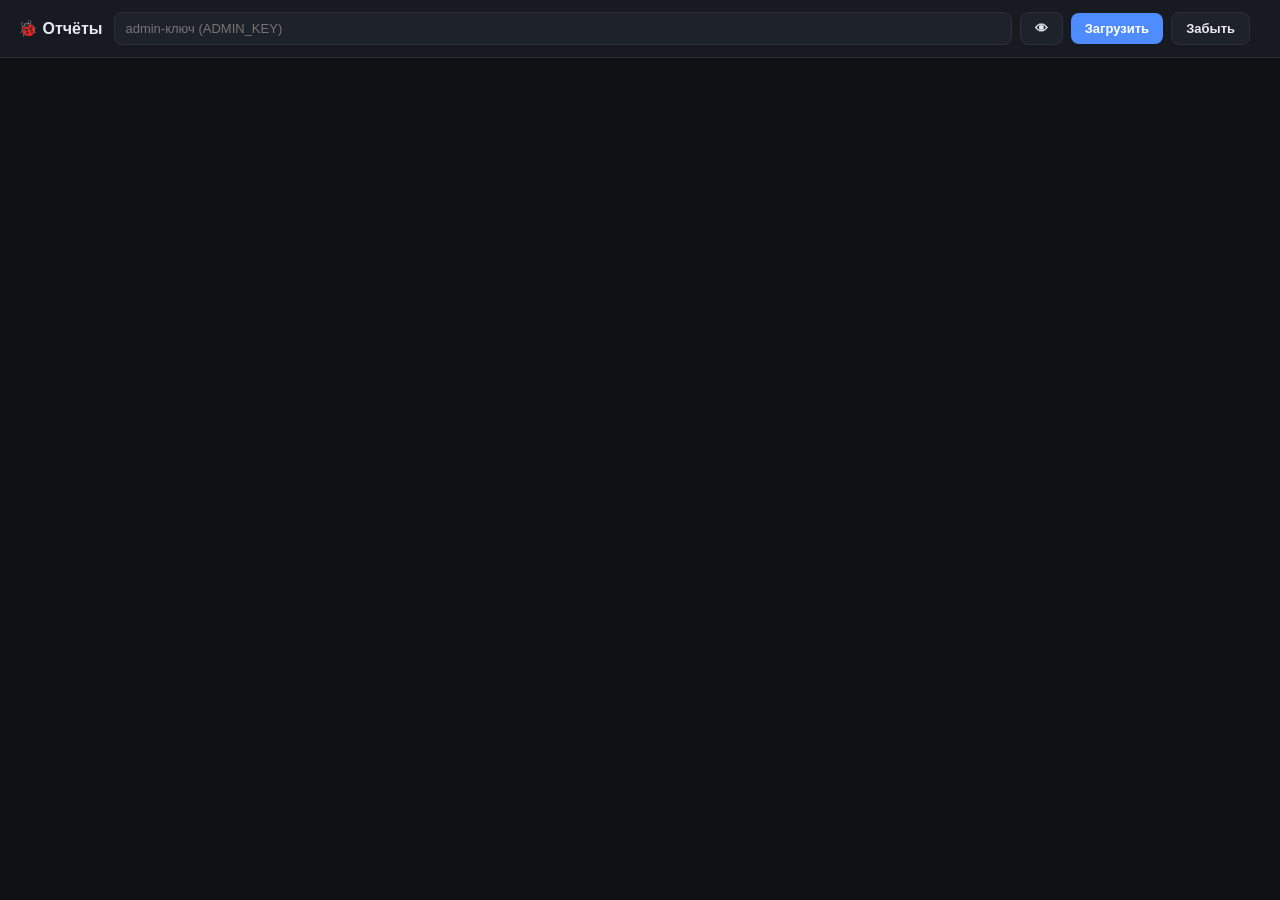
<file: publish/reports.html>
<!doctype html>
<html lang="ru">
<head>
<meta charset="utf-8">
<meta name="viewport" content="width=device-width, initial-scale=1">
<meta name="robots" content="noindex,nofollow">
<title>Отчёты · Редактор схем метро</title>
<style>
  :root{
    --bg:#0f1115; --panel:#171a21; --panel2:#1e222b; --line:#2a2f3a;
    --txt:#e6e9ef; --muted:#9aa3b2; --accent:#4f8cff; --ok:#37c871; --err:#ff6b6b;
  }
  *{box-sizing:border-box}
  body{margin:0;font:14px/1.45 -apple-system,Segoe UI,Roboto,Arial,sans-serif;
    background:var(--bg);color:var(--txt)}
  header{position:sticky;top:0;z-index:5;background:var(--panel);border-bottom:1px solid var(--line);
    padding:12px 18px;display:flex;gap:12px;align-items:center;flex-wrap:wrap}
  header h1{font-size:16px;margin:0;font-weight:650;white-space:nowrap}
  .key-wrap{display:flex;gap:8px;align-items:center;flex:1;min-width:260px}
  input[type=password],input[type=text]{flex:1;min-width:160px;background:var(--panel2);
    border:1px solid var(--line);color:var(--txt);border-radius:8px;padding:8px 10px;font-size:13px}
  button{background:var(--accent);color:#fff;border:0;border-radius:8px;padding:8px 14px;
    font-size:13px;font-weight:600;cursor:pointer;white-space:nowrap}
  button.ghost{background:var(--panel2);border:1px solid var(--line);color:var(--txt)}
  button:disabled{opacity:.5;cursor:default}
  .status{color:var(--muted);font-size:13px;margin-left:auto;white-space:nowrap}
  .status.err{color:var(--err)} .status.ok{color:var(--ok)}
  main{padding:18px;max-width:1100px;margin:0 auto}
  .empty{color:var(--muted);text-align:center;padding:60px 20px}
  .card{background:var(--panel);border:1px solid var(--line);border-radius:14px;
    margin-bottom:16px;overflow:hidden}
  .card-top{display:flex;gap:16px;padding:16px;flex-wrap:wrap}
  .preview{flex:0 0 360px;max-width:100%;background:#fff;border-radius:10px;
    border:1px solid var(--line);display:flex;align-items:center;justify-content:center;
    min-height:200px;overflow:hidden}
  .preview svg{display:block;width:100%;height:auto;max-height:300px}
  .preview .ph{color:#888;font-size:13px;padding:30px}
  .meta{flex:1;min-width:280px;display:flex;flex-direction:column;gap:10px}
  .desc{font-size:15px;font-weight:600;white-space:pre-wrap;word-break:break-word}
  .desc.none{color:var(--muted);font-weight:400;font-style:italic}
  .chips{display:flex;flex-wrap:wrap;gap:6px}
  .chip{background:var(--panel2);border:1px solid var(--line);border-radius:999px;
    padding:3px 10px;font-size:12px;color:var(--muted)}
  .chip b{color:var(--txt);font-weight:600}
  .when{color:var(--muted);font-size:12.5px}
  .actions{display:flex;gap:8px;flex-wrap:wrap;margin-top:auto}
  .actions a,.actions button{font-size:12.5px;padding:6px 12px;text-decoration:none;display:inline-block}
  a.btn{background:var(--accent);color:#fff;border-radius:8px;font-weight:600}
  a.btn.ghost,button.mini{background:var(--panel2);border:1px solid var(--line);color:var(--txt);border-radius:8px;cursor:pointer}
  details{border-top:1px solid var(--line);background:var(--panel2)}
  summary{cursor:pointer;padding:10px 16px;color:var(--muted);font-size:13px;user-select:none}
  pre{margin:0;padding:0 16px 14px;white-space:pre-wrap;word-break:break-word;
    font:12px/1.5 ui-monospace,SFMono-Regular,Menlo,monospace;color:#cdd3de;max-height:320px;overflow:auto}
  .ua{font-size:11.5px;color:var(--muted);word-break:break-all}
  @media(max-width:560px){.preview{flex-basis:100%}}
</style>
</head>
<body>
<header>
  <h1>🐞 Отчёты</h1>
  <div class="key-wrap">
    <input id="key" type="password" placeholder="admin-ключ (ADMIN_KEY)" autocomplete="off" spellcheck="false">
    <button class="ghost" id="toggleKey" title="Показать/скрыть ключ">👁</button>
    <button id="load">Загрузить</button>
    <button class="ghost" id="forget" title="Забыть ключ в этом браузере">Забыть</button>
  </div>
  <span class="status" id="status"></span>
</header>
<main>
  <div id="list"></div>
</main>

<script>
const SVGNS='http://www.w3.org/2000/svg';
const CORNER=24;            // радиус скругления по умолчанию (как в редакторе)
const $=id=>document.getElementById(id);
const KEY_LS='metro_admin_key';

/* ---------- ключ ---------- */
const savedKey=localStorage.getItem(KEY_LS);
if(savedKey){ $('key').value=savedKey; }
$('toggleKey').onclick=()=>{ const i=$('key'); i.type=i.type==='password'?'text':'password'; };
$('forget').onclick=()=>{ localStorage.removeItem(KEY_LS); $('key').value=''; setStatus('Ключ удалён из браузера','ok'); };
$('load').onclick=loadReports;
$('key').addEventListener('keydown',e=>{ if(e.key==='Enter') loadReports(); });

function setStatus(t,cls=''){ const s=$('status'); s.textContent=t; s.className='status '+cls; }

/* ---------- загрузка ---------- */
async function loadReports(){
  const key=$('key').value.trim();
  if(!key){ setStatus('Введите admin-ключ','err'); return; }
  localStorage.setItem(KEY_LS,key);
  setStatus('Загрузка…');
  $('load').disabled=true;
  try{
    const res=await fetch('/api/reports?key='+encodeURIComponent(key),{cache:'no-store'});
    if(res.status===403){ setStatus('Неверный ключ (403)','err'); $('list').innerHTML=''; return; }
    if(!res.ok) throw new Error('HTTP '+res.status);
    const items=await res.json();
    render(items);
    setStatus('Отчётов: '+items.length+' · обновлено '+new Date().toLocaleTimeString('ru-RU'),'ok');
  }catch(e){
    setStatus('Ошибка: '+e.message,'err');
  }finally{ $('load').disabled=false; }
}

/* ---------- рендер списка ---------- */
function render(items){
  const list=$('list'); list.innerHTML='';
  if(!items.length){ list.innerHTML='<div class="empty">Отчётов пока нет.</div>'; return; }
  for(const r of items) list.appendChild(card(r));
}

function fmtDate(iso){
  if(!iso) return '—';
  const d=new Date(iso); if(isNaN(d)) return iso;
  return d.toLocaleString('ru-RU',{day:'2-digit',month:'2-digit',year:'numeric',hour:'2-digit',minute:'2-digit'})
    +' · '+Math.round((Date.now()-d)/3600000)+' ч назад';
}

function card(r){
  const c=document.createElement('div'); c.className='card';

  // превью карты
  const prev=document.createElement('div'); prev.className='preview';
  let state=null;
  try{ state=JSON.parse(r.map||'{}'); }catch(_){}
  const svg=state?buildSVG(state):null;
  if(svg) prev.appendChild(svg);
  else prev.innerHTML='<div class="ph">нет карты для предпросмотра</div>';

  // мета
  const meta=document.createElement('div'); meta.className='meta';
  const desc=(r.description||'').trim();
  meta.innerHTML=`
    <div class="when">${fmtDate(r.created)} · <span style="opacity:.6">id ${esc(r.id||'')}</span></div>
    <div class="desc ${desc?'':'none'}">${desc?esc(desc):'(без описания)'}</div>
    <div class="chips">
      <span class="chip"><b>${num(r.routes)}</b> линий</span>
      <span class="chip"><b>${num(r.nodes)}</b> узлов</span>
      <span class="chip">зум <b>${num(r.zoom)}%</b></span>
      <span class="chip">угол <b>${num(r.angle)}°</b></span>
      <span class="chip">окно <b>${esc(r.window||'—')}</b></span>
      ${r.country?`<span class="chip">🌍 <b>${esc(r.country)}</b></span>`:''}
    </div>
    <div class="ua">${esc(r.ua||'')}</div>
    <div class="actions"></div>`;

  // действия
  const act=meta.querySelector('.actions');
  if(state && hasContent(state)){
    const a=document.createElement('a'); a.className='btn'; a.target='_blank';
    a.textContent='Открыть в редакторе';
    try{ a.href='/#map='+stateToParam(state); }catch(_){ a.href='#'; }
    act.appendChild(a);
  }
  const dl=document.createElement('button'); dl.className='mini'; dl.textContent='Скачать JSON карты';
  dl.onclick=()=>downloadJSON(r);
  act.appendChild(dl);

  const top=document.createElement('div'); top.className='card-top';
  top.appendChild(prev); top.appendChild(meta);
  c.appendChild(top);

  // лог
  if(r.log){
    const d=document.createElement('details');
    d.innerHTML='<summary>Журнал событий ('+(r.log.split('\n').length)+' строк)</summary><pre>'+esc(r.log)+'</pre>';
    c.appendChild(d);
  }
  return c;
}

function downloadJSON(r){
  const blob=new Blob([r.map||'{}'],{type:'application/json'});
  const u=URL.createObjectURL(blob);const a=document.createElement('a');
  a.href=u;a.download='map-'+(r.id||'report')+'.json';a.click();
  setTimeout(()=>URL.revokeObjectURL(u),1000);
}

/* ===================================================================
   РЕНДЕР КАРТЫ — портирован из редактора (buildExportSVG + помощники)
   =================================================================== */
function el(tag,attrs){ const e=document.createElementNS(SVGNS,tag);
  for(const k in attrs) e.setAttribute(k,attrs[k]); return e; }

function hasContent(state){
  if(!state||!state.routes) return false;
  for(const r of state.routes){ if((r.points&&r.points.length)||(r.stations&&r.stations.length)) return true; }
  return (state.nodes&&state.nodes.length)>0;
}

function bbox(state){
  let minX=Infinity,minY=Infinity,maxX=-Infinity,maxY=-Infinity,has=false;
  for(const r of (state.routes||[])){
    for(const p of (r.points||[])){has=true;minX=Math.min(minX,p.x);minY=Math.min(minY,p.y);maxX=Math.max(maxX,p.x);maxY=Math.max(maxY,p.y);}
    for(const s of (r.stations||[])){has=true;minX=Math.min(minX,s.x);minY=Math.min(minY,s.y);maxX=Math.max(maxX,s.x);maxY=Math.max(maxY,s.y);}
  }
  for(const n of (state.nodes||[])){has=true;minX=Math.min(minX,n.x);minY=Math.min(minY,n.y);maxX=Math.max(maxX,n.x);maxY=Math.max(maxY,n.y);}
  return has?{minX,minY,maxX,maxY}:null;
}

function getRoute(state,id){ return (state.routes||[]).find(r=>r.id===id); }

function buildSVG(state){
  const b=bbox(state); if(!b) return null;
  const pad=40;
  const w=(b.maxX-b.minX)+pad*2, h=(b.maxY-b.minY)+pad*2;
  const out=el('svg',{xmlns:SVGNS,viewBox:`${b.minX-pad} ${b.minY-pad} ${w} ${h}`,
    preserveAspectRatio:'xMidYMid meet'});
  out.appendChild(el('rect',{x:b.minX-pad,y:b.minY-pad,width:w,height:h,fill:'#ffffff'}));
  const g=el('g',{});
  for(const r of (state.routes||[])){
    if(r.points&&r.points.length>=2){
      g.appendChild(el('path',{d:roundedPathData(r.points,CORNER),fill:'none',stroke:r.color,
        'stroke-width':r.width,'stroke-linejoin':'round','stroke-linecap':'round'}));
    }
  }
  for(const r of (state.routes||[])) for(const st of (r.stations||[])) drawStation(g,r,st,'#1a1a1a');
  for(const n of (state.nodes||[])) drawNode(g,state,n,'#1a1a1a');
  out.appendChild(g);
  return out;
}

function roundedPathData(pts,r){
  if(pts.length<2) return '';
  if(pts.length===2||r<=0) return pts.map((p,i)=>(i?'L':'M')+p.x+' '+p.y).join(' ');
  let d=`M${pts[0].x} ${pts[0].y}`;
  for(let i=1;i<pts.length-1;i++){
    const p0=pts[i-1],p1=pts[i],p2=pts[i+1];
    const v1={x:p0.x-p1.x,y:p0.y-p1.y},v2={x:p2.x-p1.x,y:p2.y-p1.y};
    const l1=Math.hypot(v1.x,v1.y)||1,l2=Math.hypot(v2.x,v2.y)||1;
    const rr=Math.min(r,l1/2,l2/2);
    const a={x:p1.x+v1.x/l1*rr,y:p1.y+v1.y/l1*rr};
    const bb={x:p1.x+v2.x/l2*rr,y:p1.y+v2.y/l2*rr};
    d+=` L${a.x.toFixed(2)} ${a.y.toFixed(2)} Q${p1.x} ${p1.y} ${bb.x.toFixed(2)} ${bb.y.toFixed(2)}`;
  }
  const last=pts[pts.length-1]; d+=` L${last.x} ${last.y}`;
  return d;
}

function lineAngleAt(points,x,y){
  if(!points||points.length<2) return 0;
  let bestD=Infinity,ang=0;
  for(let i=0;i<points.length-1;i++){
    const a=points[i],b=points[i+1];
    const dx=b.x-a.x,dy=b.y-a.y,len2=dx*dx+dy*dy||1;
    let t=((x-a.x)*dx+(y-a.y)*dy)/len2; t=Math.max(0,Math.min(1,t));
    const px=a.x+dx*t,py=a.y+dy*t,d=Math.hypot(px-x,py-y);
    if(d<bestD){bestD=d;ang=Math.atan2(dy,dx)*180/Math.PI;}
  }
  return ang;
}

function drawStation(g,r,st,labelCol){
  const w=r.width; const sg=el('g',{}); const type=st.type;
  if(type==='dot'){
    sg.appendChild(el('circle',{cx:st.x,cy:st.y,r:w*0.55,fill:'#fff',stroke:r.color,'stroke-width':w*0.35}));
  }else if(type==='interchange'){
    sg.appendChild(el('circle',{cx:st.x,cy:st.y,r:w*0.85,fill:'#fff',stroke:'#222','stroke-width':w*0.3}));
  }else if(type==='mega'){
    sg.appendChild(el('circle',{cx:st.x,cy:st.y,r:w*1.15,fill:'#fff',stroke:'#222','stroke-width':w*0.32}));
    sg.appendChild(el('circle',{cx:st.x,cy:st.y,r:w*0.45,fill:'#222'}));
  }else if(type==='tick'){
    const ang=lineAngleAt(r.points,st.x,st.y);
    sg.appendChild(el('rect',{x:st.x-w*0.18,y:st.y-w*0.9,width:w*0.36,height:w*1.8,
      fill:'#fff',stroke:r.color,'stroke-width':w*0.18,rx:w*0.1,transform:`rotate(${ang} ${st.x} ${st.y})`}));
  }else if(type==='limited'){
    sg.appendChild(el('circle',{cx:st.x,cy:st.y,r:w*0.55,fill:r.color,stroke:'#fff','stroke-width':w*0.3}));
  }else if(type==='terminus'){
    const nstr=(r.num!=null&&r.num!=='')?String(r.num):'';
    const hh=w*1.8; const bw=Math.max(hh,w*0.78*Math.max(1,nstr.length)+w*0.7);
    sg.appendChild(el('rect',{x:st.x-bw/2,y:st.y-hh/2,width:bw,height:hh,
      fill:r.color,stroke:'#fff','stroke-width':w*0.26,rx:hh*0.34}));
    if(nstr){
      const t=el('text',{x:st.x,y:st.y,'text-anchor':'middle','dominant-baseline':'central',
        'font-size':w*1.1,'font-weight':'700',fill:'#fff','font-family':'-apple-system,Segoe UI,Arial,sans-serif'});
      t.textContent=nstr; sg.appendChild(t);
    }
  }
  drawLabel(sg,st,w,labelCol);
  g.appendChild(sg);
}

function drawLabel(sg,st,w,labelCol){
  if(!st.label) return;
  const off=w*1.4+4; let tx=st.x,ty=st.y,anchor='middle',baseline='middle';
  const d=st.dir||'c';
  if(d.includes('e')){tx+=off;anchor='start';}
  if(d.includes('w')){tx-=off;anchor='end';}
  if(d.includes('n')){ty-=off;baseline='auto';}
  if(d.includes('s')){ty+=off;baseline='hanging';}
  if(d==='c'){anchor='middle';baseline='middle';}
  const t=el('text',{x:tx,y:ty,'text-anchor':anchor,'dominant-baseline':baseline,
    'font-size':st.fontSize||14,'font-weight':st.fontWeight||'600',
    'font-family':'-apple-system,Segoe UI,Arial,sans-serif',fill:labelCol||'#1a1a1a'});
  t.textContent=st.label; sg.appendChild(t);
}

function drawNode(g,state,n,labelCol){
  let w=9; for(const l of (n.links||[])){ const r=getRoute(state,l.routeId); if(r) w=Math.max(w,r.width); }
  const sg=el('g',{});
  if(n.type==='mega'){
    sg.appendChild(el('circle',{cx:n.x,cy:n.y,r:w*1.25,fill:'#fff',stroke:'#222','stroke-width':w*0.32}));
    sg.appendChild(el('circle',{cx:n.x,cy:n.y,r:w*0.5,fill:'#222'}));
  }else{
    sg.appendChild(el('circle',{cx:n.x,cy:n.y,r:w*0.95,fill:'#fff',stroke:'#222','stroke-width':w*0.32}));
  }
  drawLabel(sg,n,w,labelCol);
  g.appendChild(sg);
}

/* ссылка «открыть в редакторе» — та же кодировка, что в редакторе */
function stateToParam(state){ return btoa(unescape(encodeURIComponent(JSON.stringify(state)))); }

/* ---------- утилиты ---------- */
function esc(s){ return String(s==null?'':s).replace(/[&<>"']/g,m=>(
  {'&':'&amp;','<':'&lt;','>':'&gt;','"':'&quot;',"'":'&#39;'}[m])); }
function num(v){ return (v==null||v==='')?'—':v; }

/* автозагрузка, если ключ уже сохранён */
if(savedKey) loadReports();
</script>
</body>
</html>
</file>
